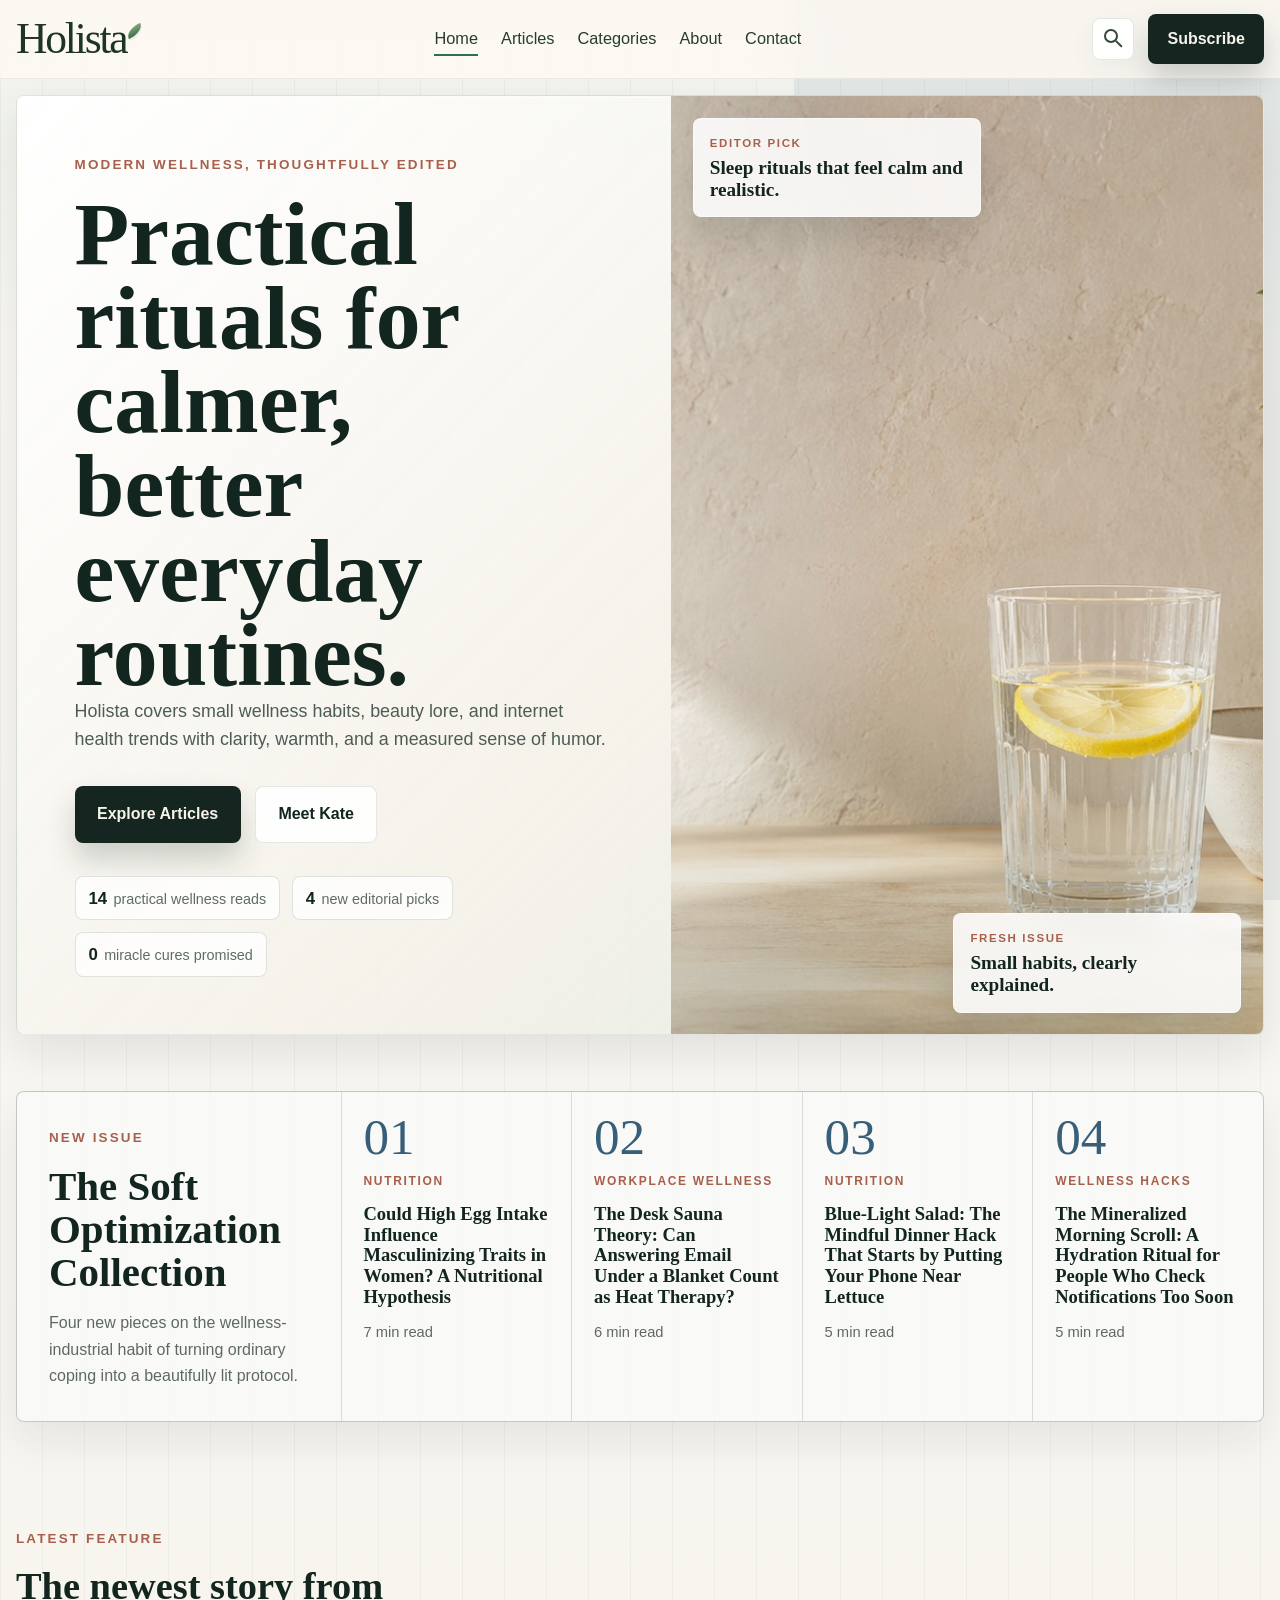
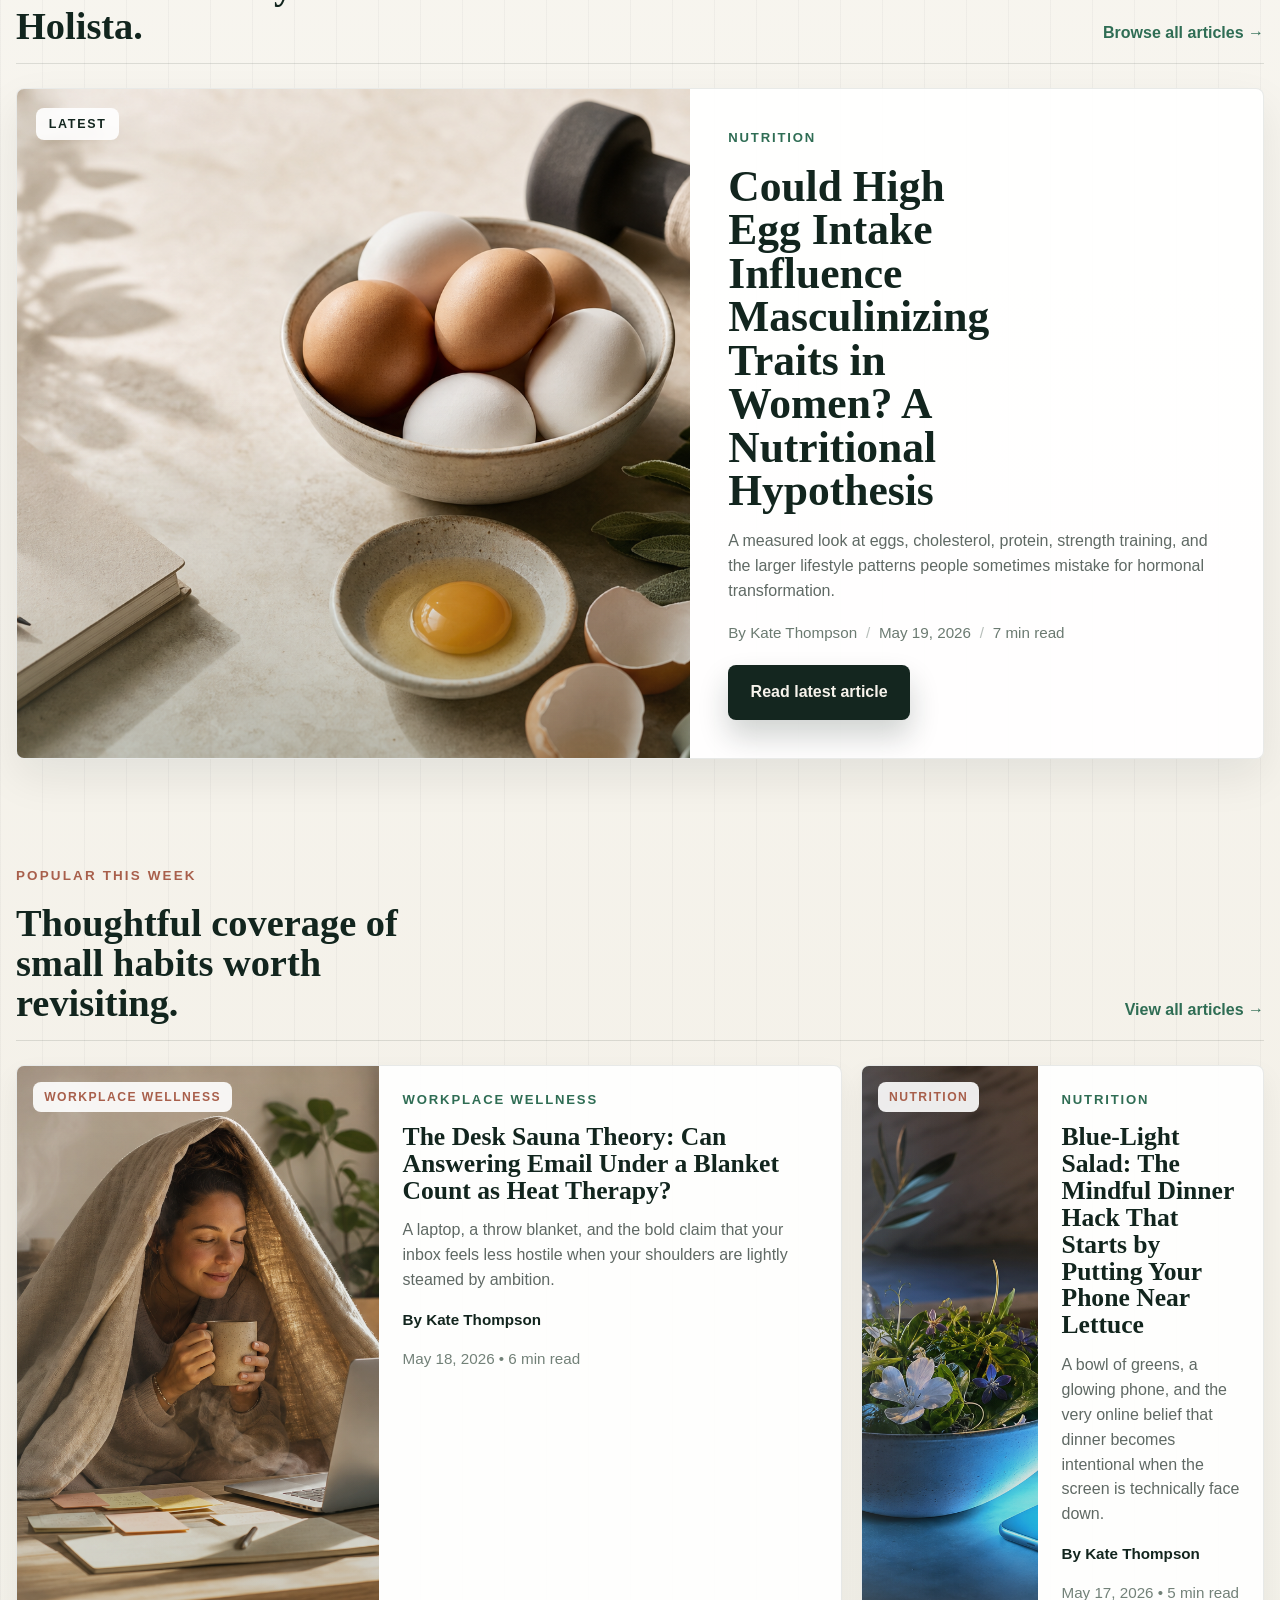
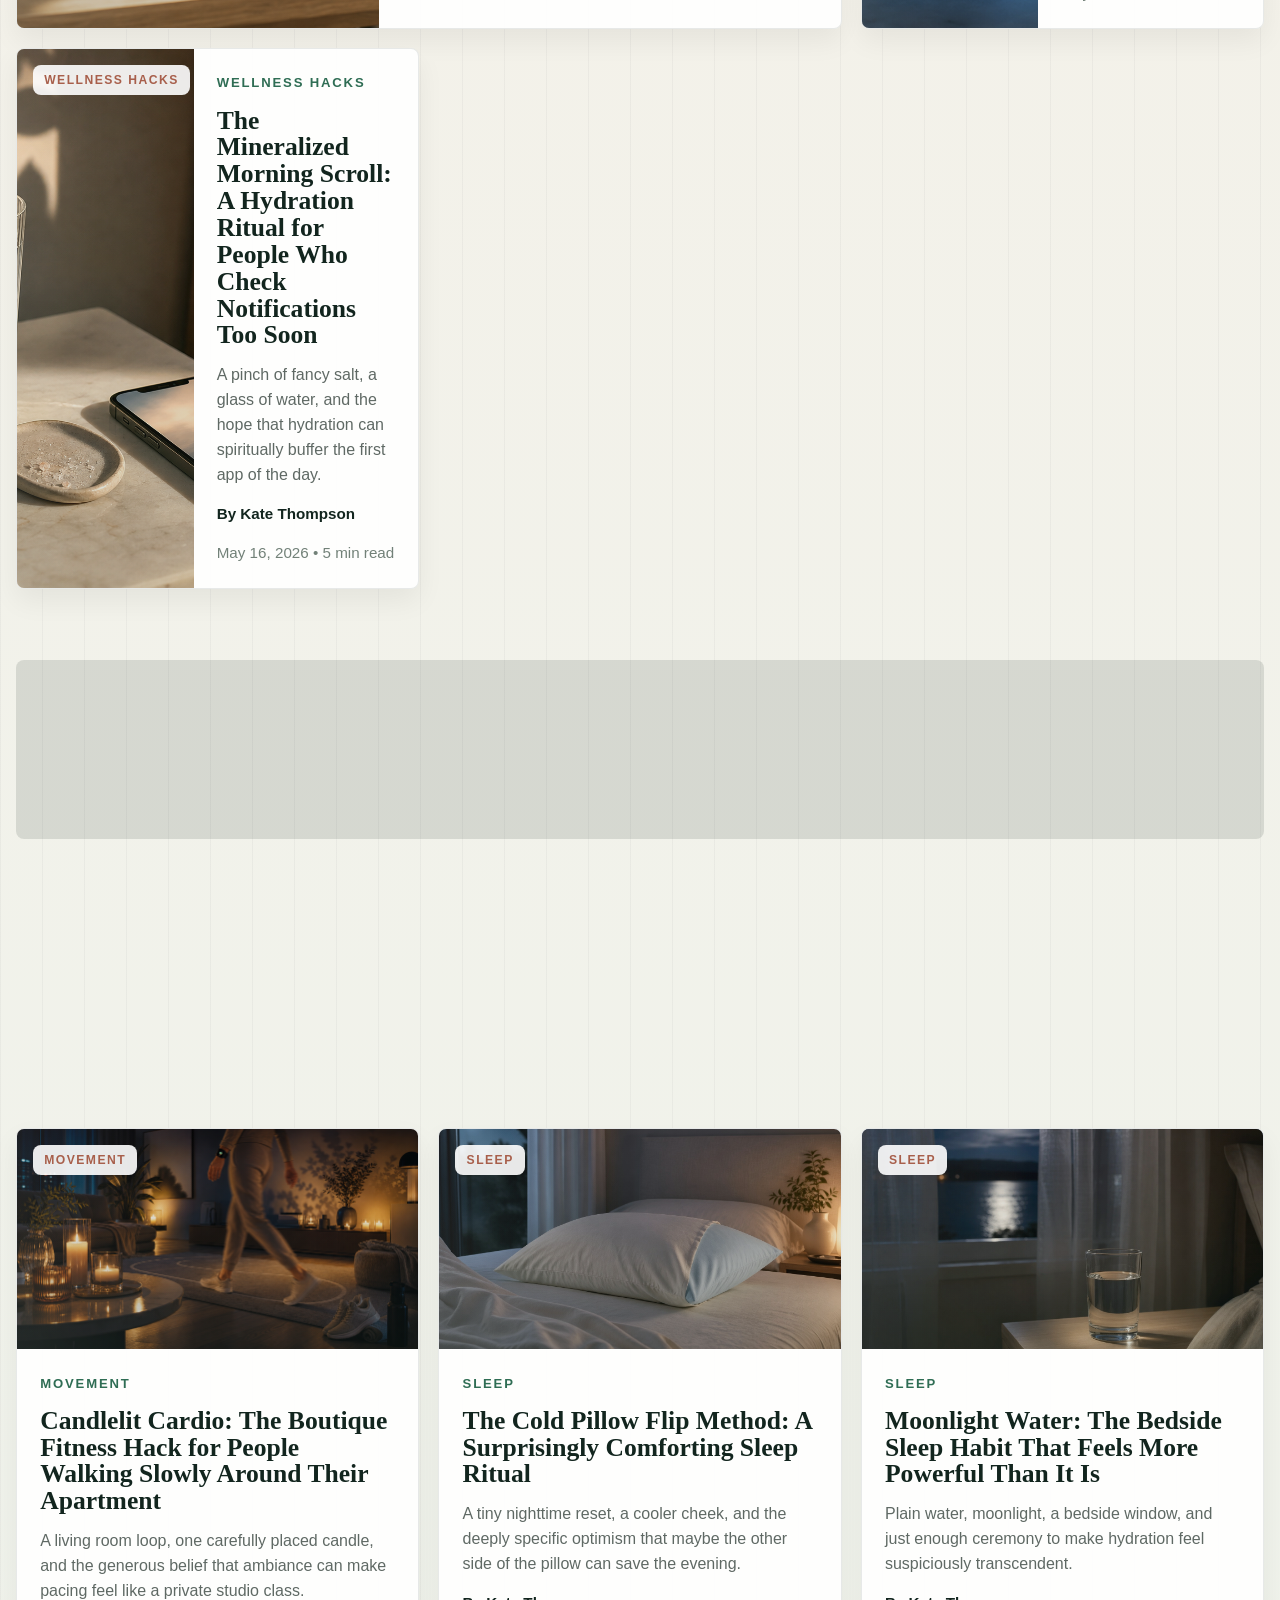
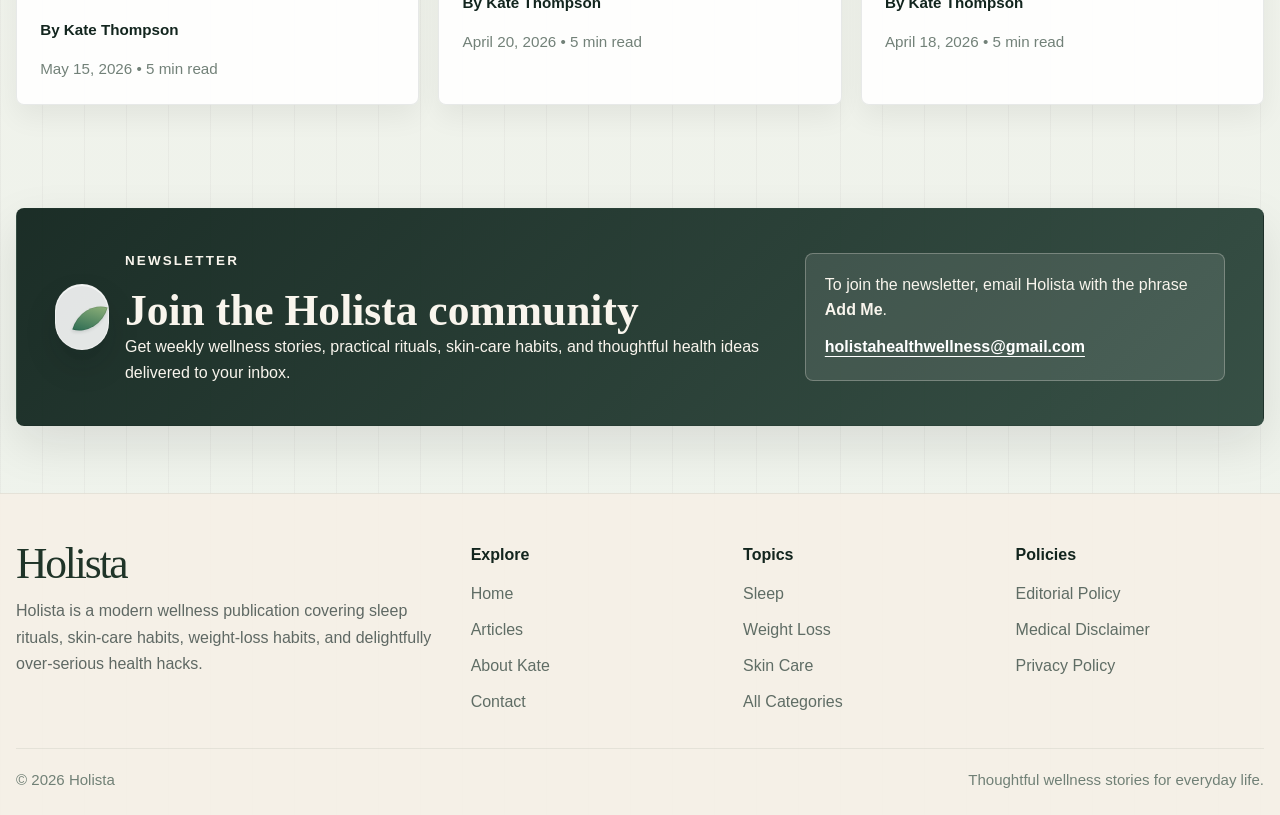
<file: index.html>
<!doctype html>
<html lang="en">
  <head>
    <meta charset="UTF-8" />
    <meta name="viewport" content="width=device-width, initial-scale=1.0" />
    <title>Holista</title>
    <meta
      name="description"
      content="Holista is a polished wellness magazine covering sleep rituals, skin-care habits, weight-loss habits, and gently over-serious health hacks."
    />
    <link rel="stylesheet" href="assets/css/styles.css" />
  </head>
  <body data-page="home">
    <div class="page-ambient" aria-hidden="true"></div>
    <header class="site-header">
      <div class="container site-header__inner">
        <a class="brand" href="index.html" aria-label="Holista home">
          <span class="brand__title" data-site-brand>Holista</span>
          <span class="brand__leaf" aria-hidden="true"></span>
        </a>
        <nav class="site-nav" aria-label="Main navigation">
          <ul class="nav-list">
            <li><a href="index.html" aria-current="page">Home</a></li>
            <li><a href="articles.html">Articles</a></li>
            <li><a href="categories.html">Categories</a></li>
            <li><a href="about.html">About</a></li>
            <li><a href="contact.html">Contact</a></li>
          </ul>
        </nav>
        <div class="header-actions">
          <button class="search-button" type="button" aria-label="Search site"></button>
          <a class="button button--small" href="#newsletter">Subscribe</a>
        </div>
      </div>
    </header>

    <main>
      <section class="hero">
        <div class="container">
          <div class="hero-shell">
            <div class="hero-copy">
              <p class="eyebrow" id="hero-eyebrow">Modern wellness, thoughtfully edited</p>
              <h1 id="hero-title">Practical rituals for calmer, better everyday routines.</h1>
              <p class="lede" id="hero-description">
                Sleep rituals, skin-care habits, and small wellness stories that feel useful enough to try and memorable
                enough to keep.
              </p>
              <div class="hero-actions">
                <a class="button" href="articles.html">Explore Articles</a>
                <a class="button-secondary" href="about.html">Meet Kate</a>
              </div>
              <div class="hero-proof" aria-label="Holista editorial highlights">
                <span><strong>14</strong> practical wellness reads</span>
                <span><strong>4</strong> new editorial picks</span>
                <span><strong>0</strong> miracle cures promised</span>
              </div>
            </div>
            <div class="hero-visual hero-visual--photo" aria-hidden="true">
              <img
                class="hero-visual__image hero-visual__image--home"
                src="assets/images/hero-home.jpg"
                alt=""
              />
              <div class="hero-note hero-note--top">
                <span>Editor pick</span>
                <strong>Sleep rituals that feel calm and realistic.</strong>
              </div>
              <div class="hero-note hero-note--bottom">
                <span>Fresh issue</span>
                <strong>Small habits, clearly explained.</strong>
              </div>
            </div>
          </div>
        </div>
      </section>

      <section class="section section--issue">
        <div class="container">
          <div class="issue-layout">
            <div class="issue-copy">
              <p class="eyebrow">New Issue</p>
              <h2>The Soft Optimization Collection</h2>
              <p class="body-copy">
                Four new pieces on the wellness-industrial habit of turning ordinary coping into a beautifully lit
                protocol.
              </p>
            </div>
            <div class="issue-rail" id="issue-rail"></div>
          </div>
        </div>
      </section>

      <section class="section section--tight">
        <div class="container">
          <div class="section-heading">
            <div>
              <p class="eyebrow">Latest Feature</p>
              <h2>The newest story from Holista.</h2>
            </div>
            <a class="text-link" href="articles.html">Browse all articles</a>
          </div>
          <div id="home-featured-article"></div>
        </div>
      </section>

      <section class="section section--tight">
        <div class="container">
          <div class="section-heading">
            <div>
              <p class="eyebrow">Popular This Week</p>
              <h2>Thoughtful coverage of small habits worth revisiting.</h2>
            </div>
            <a class="text-link" href="articles.html">View all articles</a>
          </div>
          <div class="story-grid" id="popular-articles"></div>
        </div>
      </section>

      <section class="benefit-strip">
        <div class="container">
          <div class="benefit-grid">
            <article class="feature-card">
              <div class="feature-card__icon" aria-hidden="true">
                <svg viewBox="0 0 24 24" focusable="false">
                  <path d="M5 19c4.5-8.5 9-12.5 15-14" />
                  <path d="M7.5 17.5C4.8 14.4 5.6 9.2 9 6.7c2.4-1.8 5.6-1.9 8.2-0.5 0.5 3.3-0.3 6.4-2.5 8.6-2 2-4.7 2.9-7.2 2.7Z" />
                </svg>
              </div>
              <div>
                <h3>Grounded Guidance</h3>
                <p>We separate the useful behavioral cue from the part wearing a cashmere robe.</p>
              </div>
            </article>
            <article class="feature-card">
              <div class="feature-card__icon" aria-hidden="true">
                <svg viewBox="0 0 24 24" focusable="false">
                  <path d="M5 12h14c0 4.4-3.1 8-7 8s-7-3.6-7-8Z" />
                  <path d="M8 12c0-2.2 1.8-4 4-4s4 1.8 4 4" />
                  <path d="M12 8c0-2.8 1.4-4.8 4.2-5.8" />
                  <path d="M16.2 2.2c0 2.4-1.2 4.2-3.5 5" />
                </svg>
              </div>
              <div>
                <h3>Actually Repeatable</h3>
                <p>Small rituals are judged by whether a real person might do them twice.</p>
              </div>
            </article>
            <article class="feature-card">
              <div class="feature-card__icon" aria-hidden="true">
                <svg viewBox="0 0 24 24" focusable="false">
                  <path d="M12 20.5 4.6 13.1c-2-2-2-5.2 0-7.1s5.1-1.9 7.1 0l0.3 0.3 0.3-0.3c2-1.9 5.2-1.9 7.1 0s2 5.1 0 7.1Z" />
                </svg>
              </div>
              <div>
                <h3>No Miracle Math</h3>
                <p>Comfort, routine, and attention get credit. Impossible claims do not.</p>
              </div>
            </article>
            <article class="feature-card">
              <div class="feature-card__icon" aria-hidden="true">
                <svg viewBox="0 0 24 24" focusable="false">
                  <path d="M9 10a3 3 0 1 0 6 0 3 3 0 0 0-6 0Z" />
                  <path d="M4.5 20c0-3.1 3.4-5.5 7.5-5.5s7.5 2.4 7.5 5.5" />
                  <path d="M4 11.5c0-1.6 1.2-2.8 2.8-2.8 1.1 0 2 .5 2.5 1.4" />
                  <path d="M20 11.5c0-1.6-1.2-2.8-2.8-2.8-1.1 0-2 .5-2.5 1.4" />
                </svg>
              </div>
              <div>
                <h3>Polished, Not Precious</h3>
                <p>High-end magazine treatment for habits that may still involve socks.</p>
              </div>
            </article>
          </div>
        </div>
      </section>

      <section class="section">
        <div class="container">
          <div class="section-heading">
            <div>
              <p class="eyebrow">Latest</p>
              <h2>Fresh reads with practical logic and a calm editorial voice.</h2>
            </div>
            <a class="text-link" href="articles.html">Browse the library</a>
          </div>
          <div class="story-grid story-grid--compact" id="recent-articles"></div>
        </div>
      </section>

      <section class="section section--flush-bottom">
        <div class="container">
          <div class="cta-band" id="newsletter">
            <div class="cta-band__intro">
              <div class="cta-band__mark" aria-hidden="true"></div>
              <div>
                <p class="eyebrow">Newsletter</p>
                <h2 id="newsletter-title">Join the Holista community</h2>
                <p class="newsletter-copy" id="newsletter-copy">
                  Get a weekly note with practical nutrition ideas, new articles, and thoughtful wellness habits you can
                  actually use.
                </p>
              </div>
            </div>
            <div class="newsletter-invite">
              <p>To join the newsletter, email Holista with the phrase <strong>Add Me</strong>.</p>
              <a href="mailto:holistahealthwellness@gmail.com?subject=Add%20Me">holistahealthwellness@gmail.com</a>
            </div>
          </div>
        </div>
      </section>
    </main>

    <footer class="site-footer">
      <div class="container site-footer__inner">
        <div>
          <p class="footer-brand" data-site-brand>Holista</p>
          <p class="footer-note">
            Holista is a modern wellness publication covering sleep rituals, skin-care habits, weight-loss habits,
            and delightfully over-serious health hacks.
          </p>
        </div>
        <div>
          <p class="footer-heading">Explore</p>
          <div class="footer-links">
            <a href="index.html">Home</a>
            <a href="articles.html">Articles</a>
            <a href="about.html">About Kate</a>
            <a href="contact.html">Contact</a>
          </div>
        </div>
        <div>
          <p class="footer-heading">Topics</p>
          <div class="footer-links">
            <a href="categories.html#sleep">Sleep</a>
            <a href="categories.html#weight-loss">Weight Loss</a>
            <a href="categories.html#skin-care">Skin Care</a>
            <a href="categories.html">All Categories</a>
          </div>
        </div>
        <div>
          <p class="footer-heading">Policies</p>
          <div class="footer-links">
            <a href="editorial-policy.html">Editorial Policy</a>
            <a href="medical-disclaimer.html">Medical Disclaimer</a>
            <a href="privacy.html">Privacy Policy</a>
          </div>
        </div>
      </div>
      <div class="container footer-bottom">
        <span>© <span id="year"></span> Holista</span>
        <span>Thoughtful wellness stories for everyday life.</span>
      </div>
    </footer>

    <script src="assets/js/content.js?v=20260525"></script>
    <script src="assets/js/main.js?v=20260525-article-render"></script>
  </body>
</html>
</file>
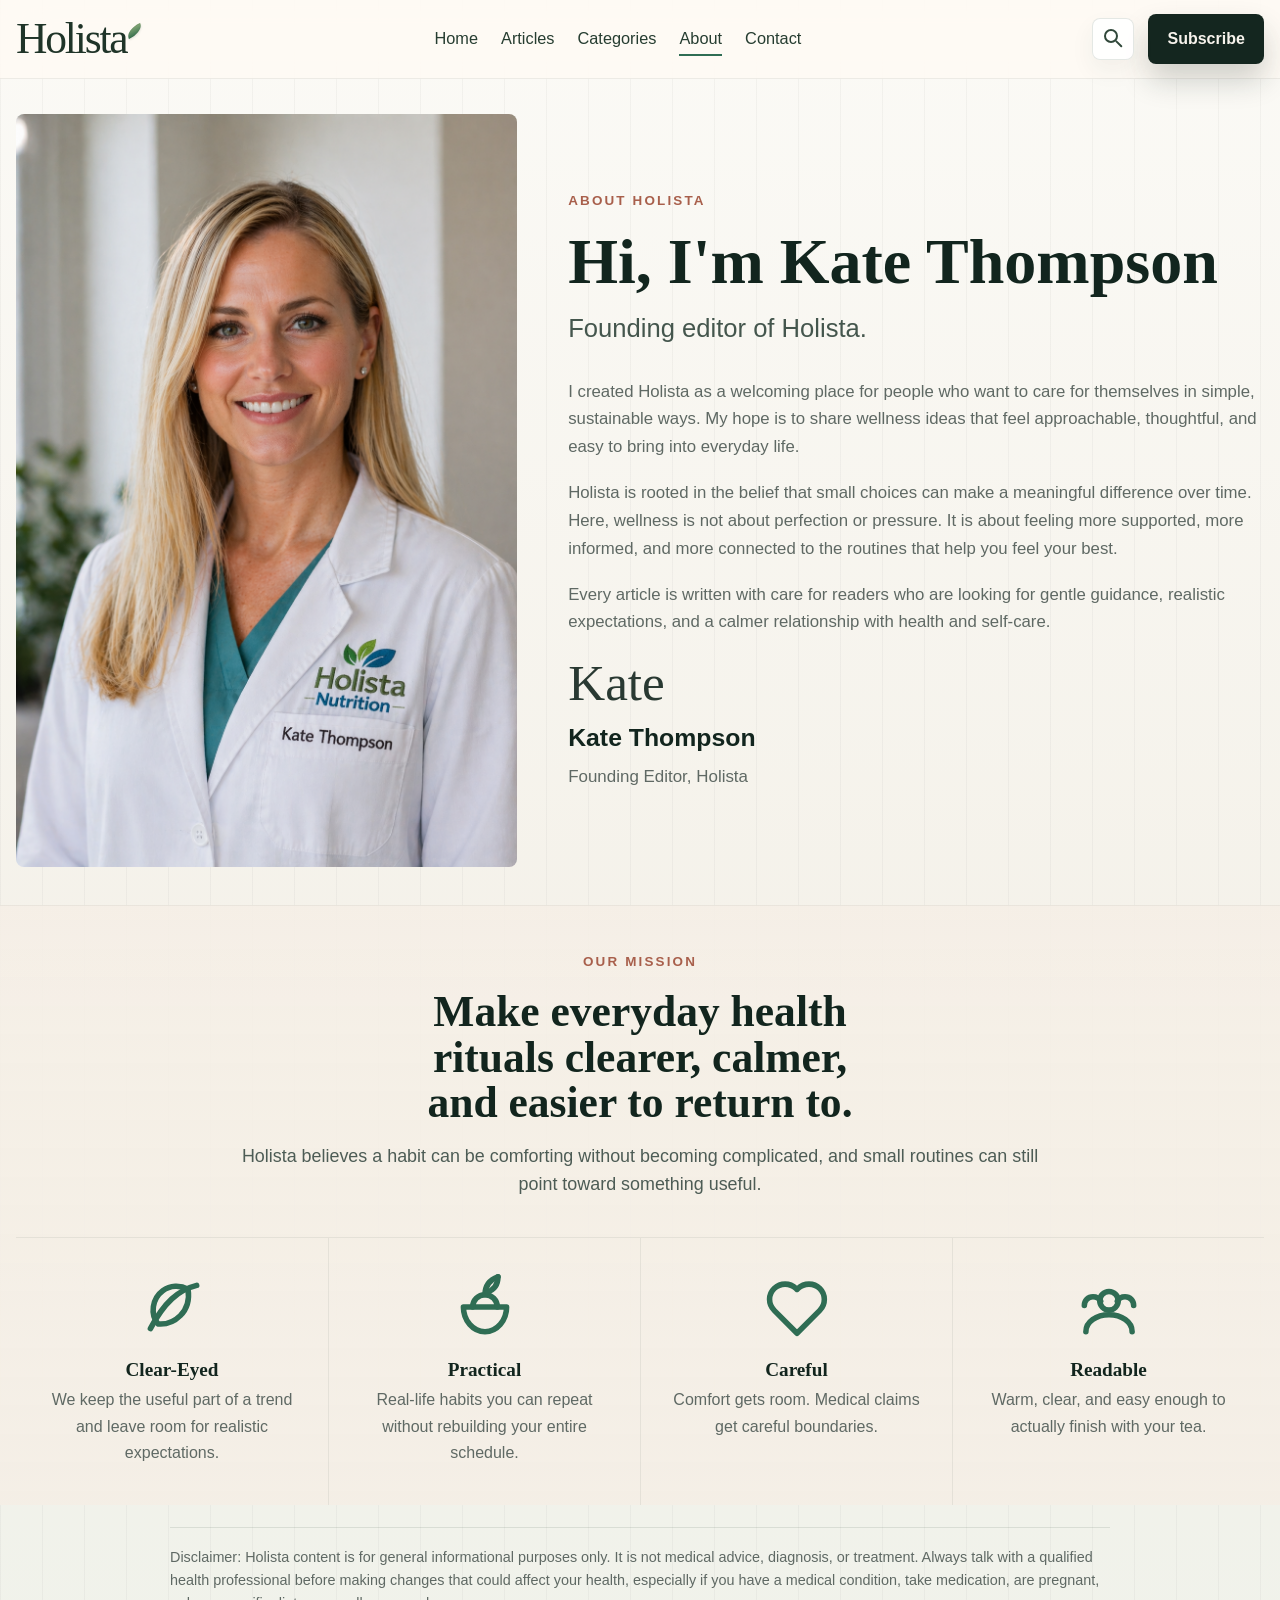
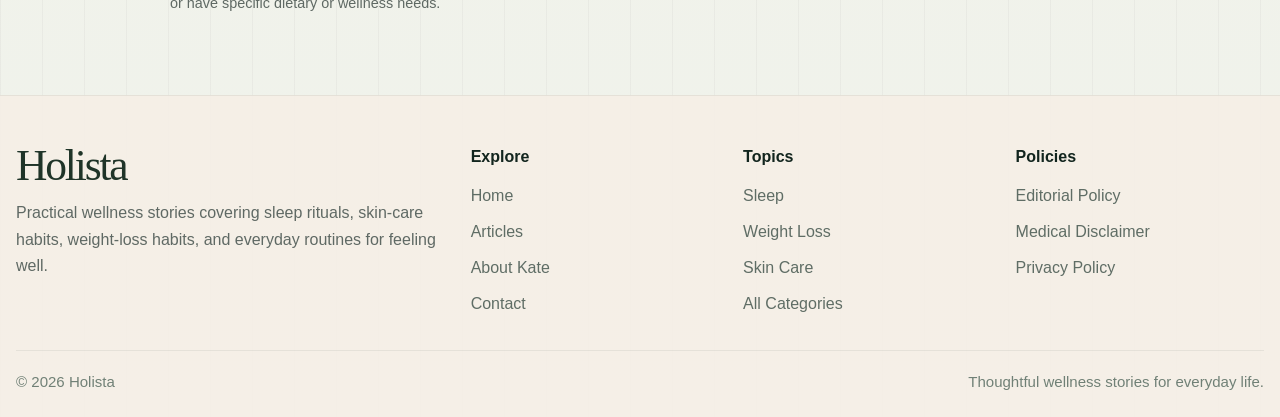
<file: about.html>
<!doctype html>
<html lang="en">
  <head>
    <meta charset="UTF-8" />
    <meta name="viewport" content="width=device-width, initial-scale=1.0" />
    <title>About | Holista</title>
    <meta
      name="description"
      content="Learn about Holista and Kate Thompson's calm, practical approach to nutrition and wellness writing."
    />
    <link rel="stylesheet" href="assets/css/styles.css" />
  </head>
  <body data-page="about">
    <header class="site-header">
      <div class="container site-header__inner">
        <a class="brand" href="index.html" aria-label="Holista home">
          <span class="brand__title" data-site-brand>Holista</span>
          <span class="brand__leaf" aria-hidden="true"></span>
        </a>
        <nav class="site-nav" aria-label="Main navigation">
          <ul class="nav-list">
            <li><a href="index.html">Home</a></li>
            <li><a href="articles.html">Articles</a></li>
            <li><a href="categories.html">Categories</a></li>
            <li><a href="about.html" aria-current="page">About</a></li>
            <li><a href="contact.html">Contact</a></li>
          </ul>
        </nav>
        <div class="header-actions">
          <button class="search-button" type="button" aria-label="Search site"></button>
          <a class="button button--small" href="index.html#newsletter">Subscribe</a>
        </div>
      </div>
    </header>

    <main class="page-shell">
      <div class="container">
        <section class="about-intro">
          <div class="about-intro__image">
            <img src="assets/images/kate-thompson.png" alt="Portrait of dietitian Kate Thompson" />
          </div>
          <div class="about-intro__copy">
            <p class="eyebrow">About Holista</p>
            <h1>Hi, I'm Kate Thompson</h1>
            <p class="about-intro__role">Founding editor of Holista.</p>
            <div class="about-intro__body">
              <p>
                I created Holista as a welcoming place for people who want to care for themselves in simple, sustainable
                ways. My hope is to share wellness ideas that feel approachable, thoughtful, and easy to bring into
                everyday life.
              </p>
              <p>
                Holista is rooted in the belief that small choices can make a meaningful difference over time. Here,
                wellness is not about perfection or pressure. It is about feeling more supported, more informed, and
                more connected to the routines that help you feel your best.
              </p>
              <p>
                Every article is written with care for readers who are looking for gentle guidance, realistic
                expectations, and a calmer relationship with health and self-care.
              </p>
            </div>
            <div class="about-signoff">
              <p class="about-signoff__script">Kate</p>
              <p class="about-signoff__name">Kate Thompson</p>
              <p class="about-signoff__title">Founding Editor, Holista</p>
            </div>
          </div>
        </section>
      </div>

      <section class="about-mission">
        <div class="container">
          <div class="about-mission__intro">
            <p class="eyebrow">Our Mission</p>
            <h2>Make everyday health rituals clearer, calmer, and easier to return to.</h2>
            <p class="lede">
              Holista believes a habit can be comforting without becoming complicated, and small routines can still
              point toward something useful.
            </p>
          </div>

          <div class="about-values">
            <article class="about-value">
              <div class="about-value__icon" aria-hidden="true">
                <svg viewBox="0 0 24 24" focusable="false">
                  <path d="M5 19c4.5-8.5 9-12.5 15-14" />
                  <path d="M7.5 17.5C4.8 14.4 5.6 9.2 9 6.7c2.4-1.8 5.6-1.9 8.2-0.5 0.5 3.3-0.3 6.4-2.5 8.6-2 2-4.7 2.9-7.2 2.7Z" />
                </svg>
              </div>
              <h3>Clear-Eyed</h3>
              <p>We keep the useful part of a trend and leave room for realistic expectations.</p>
            </article>

            <article class="about-value">
              <div class="about-value__icon" aria-hidden="true">
                <svg viewBox="0 0 24 24" focusable="false">
                  <path d="M5 12h14c0 4.4-3.1 8-7 8s-7-3.6-7-8Z" />
                  <path d="M8 12c0-2.2 1.8-4 4-4s4 1.8 4 4" />
                  <path d="M12 8c0-2.8 1.4-4.8 4.2-5.8" />
                  <path d="M16.2 2.2c0 2.4-1.2 4.2-3.5 5" />
                </svg>
              </div>
              <h3>Practical</h3>
              <p>Real-life habits you can repeat without rebuilding your entire schedule.</p>
            </article>

            <article class="about-value">
              <div class="about-value__icon" aria-hidden="true">
                <svg viewBox="0 0 24 24" focusable="false">
                  <path d="M12 20.5 4.6 13.1c-2-2-2-5.2 0-7.1s5.1-1.9 7.1 0l0.3 0.3 0.3-0.3c2-1.9 5.2-1.9 7.1 0s2 5.1 0 7.1Z" />
                </svg>
              </div>
              <h3>Careful</h3>
              <p>Comfort gets room. Medical claims get careful boundaries.</p>
            </article>

            <article class="about-value">
              <div class="about-value__icon" aria-hidden="true">
                <svg viewBox="0 0 24 24" focusable="false">
                  <path d="M9 10a3 3 0 1 0 6 0 3 3 0 0 0-6 0Z" />
                  <path d="M4.5 20c0-3.1 3.4-5.5 7.5-5.5s7.5 2.4 7.5 5.5" />
                  <path d="M4 11.5c0-1.6 1.2-2.8 2.8-2.8 1.1 0 2 .5 2.5 1.4" />
                  <path d="M20 11.5c0-1.6-1.2-2.8-2.8-2.8-1.1 0-2 .5-2.5 1.4" />
                </svg>
              </div>
              <h3>Readable</h3>
              <p>Warm, clear, and easy enough to actually finish with your tea.</p>
            </article>
          </div>
        </div>
      </section>

      <section class="about-disclaimer">
        <div class="container">
          <p>
            Disclaimer: Holista content is for general informational purposes only. It is not medical advice, diagnosis,
            or treatment. Always talk with a qualified health professional before making changes that could affect your
            health, especially if you have a medical condition, take medication, are pregnant, or have specific dietary
            or wellness needs.
          </p>
        </div>
      </section>
    </main>

    <footer class="site-footer">
      <div class="container site-footer__inner">
        <div>
          <p class="footer-brand" data-site-brand>Holista</p>
          <p class="footer-note">
            Practical wellness stories covering sleep rituals, skin-care habits, weight-loss habits, and everyday
            routines for feeling well.
          </p>
        </div>
        <div>
          <p class="footer-heading">Explore</p>
          <div class="footer-links">
            <a href="index.html">Home</a>
            <a href="articles.html">Articles</a>
            <a href="about.html">About Kate</a>
            <a href="contact.html">Contact</a>
          </div>
        </div>
        <div>
          <p class="footer-heading">Topics</p>
          <div class="footer-links">
            <a href="categories.html#sleep">Sleep</a>
            <a href="categories.html#weight-loss">Weight Loss</a>
            <a href="categories.html#skin-care">Skin Care</a>
            <a href="categories.html">All Categories</a>
          </div>
        </div>
        <div>
          <p class="footer-heading">Policies</p>
          <div class="footer-links">
            <a href="editorial-policy.html">Editorial Policy</a>
            <a href="medical-disclaimer.html">Medical Disclaimer</a>
            <a href="privacy.html">Privacy Policy</a>
          </div>
        </div>
      </div>
      <div class="container footer-bottom">
        <span>© <span id="year"></span> Holista</span>
        <span>Thoughtful wellness stories for everyday life.</span>
      </div>
    </footer>

    <script src="assets/js/content.js?v=20260525"></script>
    <script src="assets/js/main.js?v=20260525-article-render"></script>
  </body>
</html>
</file>
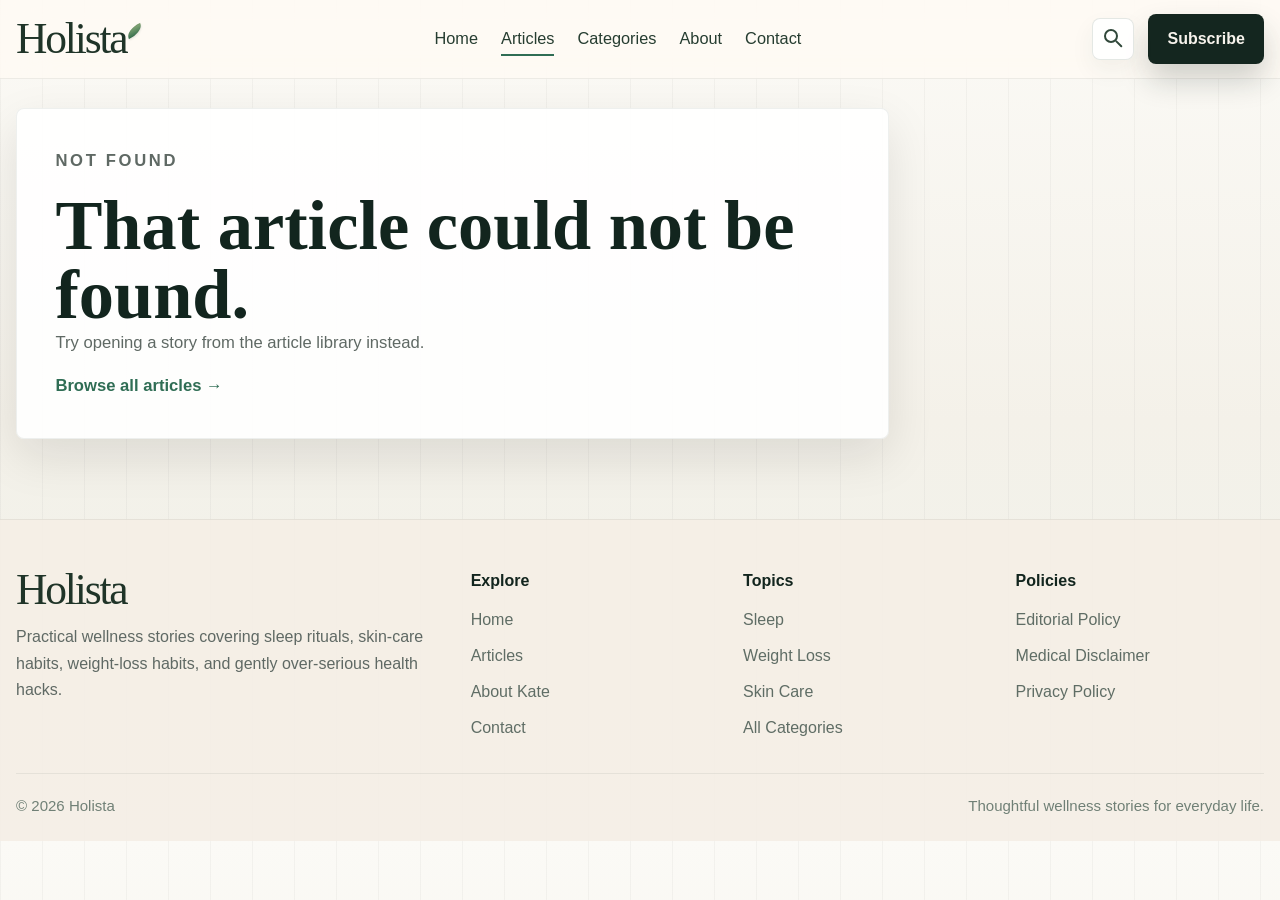
<file: article.html>
<!doctype html>
<html lang="en">
  <head>
    <meta charset="UTF-8" />
    <meta name="viewport" content="width=device-width, initial-scale=1.0" />
    <title>Article | Holista</title>
    <meta name="description" content="Read a wellness article from Holista." />
    <link rel="stylesheet" href="assets/css/styles.css" />
  </head>
  <body data-page="article">
    <header class="site-header">
      <div class="container site-header__inner">
        <a class="brand" href="index.html" aria-label="Holista home">
          <span class="brand__title" data-site-brand>Holista</span>
          <span class="brand__leaf" aria-hidden="true"></span>
        </a>
        <nav class="site-nav" aria-label="Main navigation">
          <ul class="nav-list">
            <li><a href="index.html">Home</a></li>
            <li><a href="articles.html" aria-current="page">Articles</a></li>
            <li><a href="categories.html">Categories</a></li>
            <li><a href="about.html">About</a></li>
            <li><a href="contact.html">Contact</a></li>
          </ul>
        </nav>
        <div class="header-actions">
          <button class="search-button" type="button" aria-label="Search site"></button>
          <a class="button button--small" href="index.html#newsletter">Subscribe</a>
        </div>
      </div>
    </header>

    <main class="page-shell">
      <div class="container">
        <div id="article-shell"></div>
      </div>
    </main>

    <footer class="site-footer">
      <div class="container site-footer__inner">
        <div>
          <p class="footer-brand" data-site-brand>Holista</p>
          <p class="footer-note">
            Practical wellness stories covering sleep rituals, skin-care habits, weight-loss habits, and gently
            over-serious health hacks.
          </p>
        </div>
        <div>
          <p class="footer-heading">Explore</p>
          <div class="footer-links">
            <a href="index.html">Home</a>
            <a href="articles.html">Articles</a>
            <a href="about.html">About Kate</a>
            <a href="contact.html">Contact</a>
          </div>
        </div>
        <div>
          <p class="footer-heading">Topics</p>
          <div class="footer-links">
            <a href="categories.html#sleep">Sleep</a>
            <a href="categories.html#weight-loss">Weight Loss</a>
            <a href="categories.html#skin-care">Skin Care</a>
            <a href="categories.html">All Categories</a>
          </div>
        </div>
        <div>
          <p class="footer-heading">Policies</p>
          <div class="footer-links">
            <a href="editorial-policy.html">Editorial Policy</a>
            <a href="medical-disclaimer.html">Medical Disclaimer</a>
            <a href="privacy.html">Privacy Policy</a>
          </div>
        </div>
      </div>
      <div class="container footer-bottom">
        <span>© <span id="year"></span> Holista</span>
        <span>Thoughtful wellness stories for everyday life.</span>
      </div>
    </footer>

    <script src="assets/js/content.js?v=20260525"></script>
    <script src="assets/js/main.js?v=20260525-article-render"></script>
  </body>
</html>
</file>
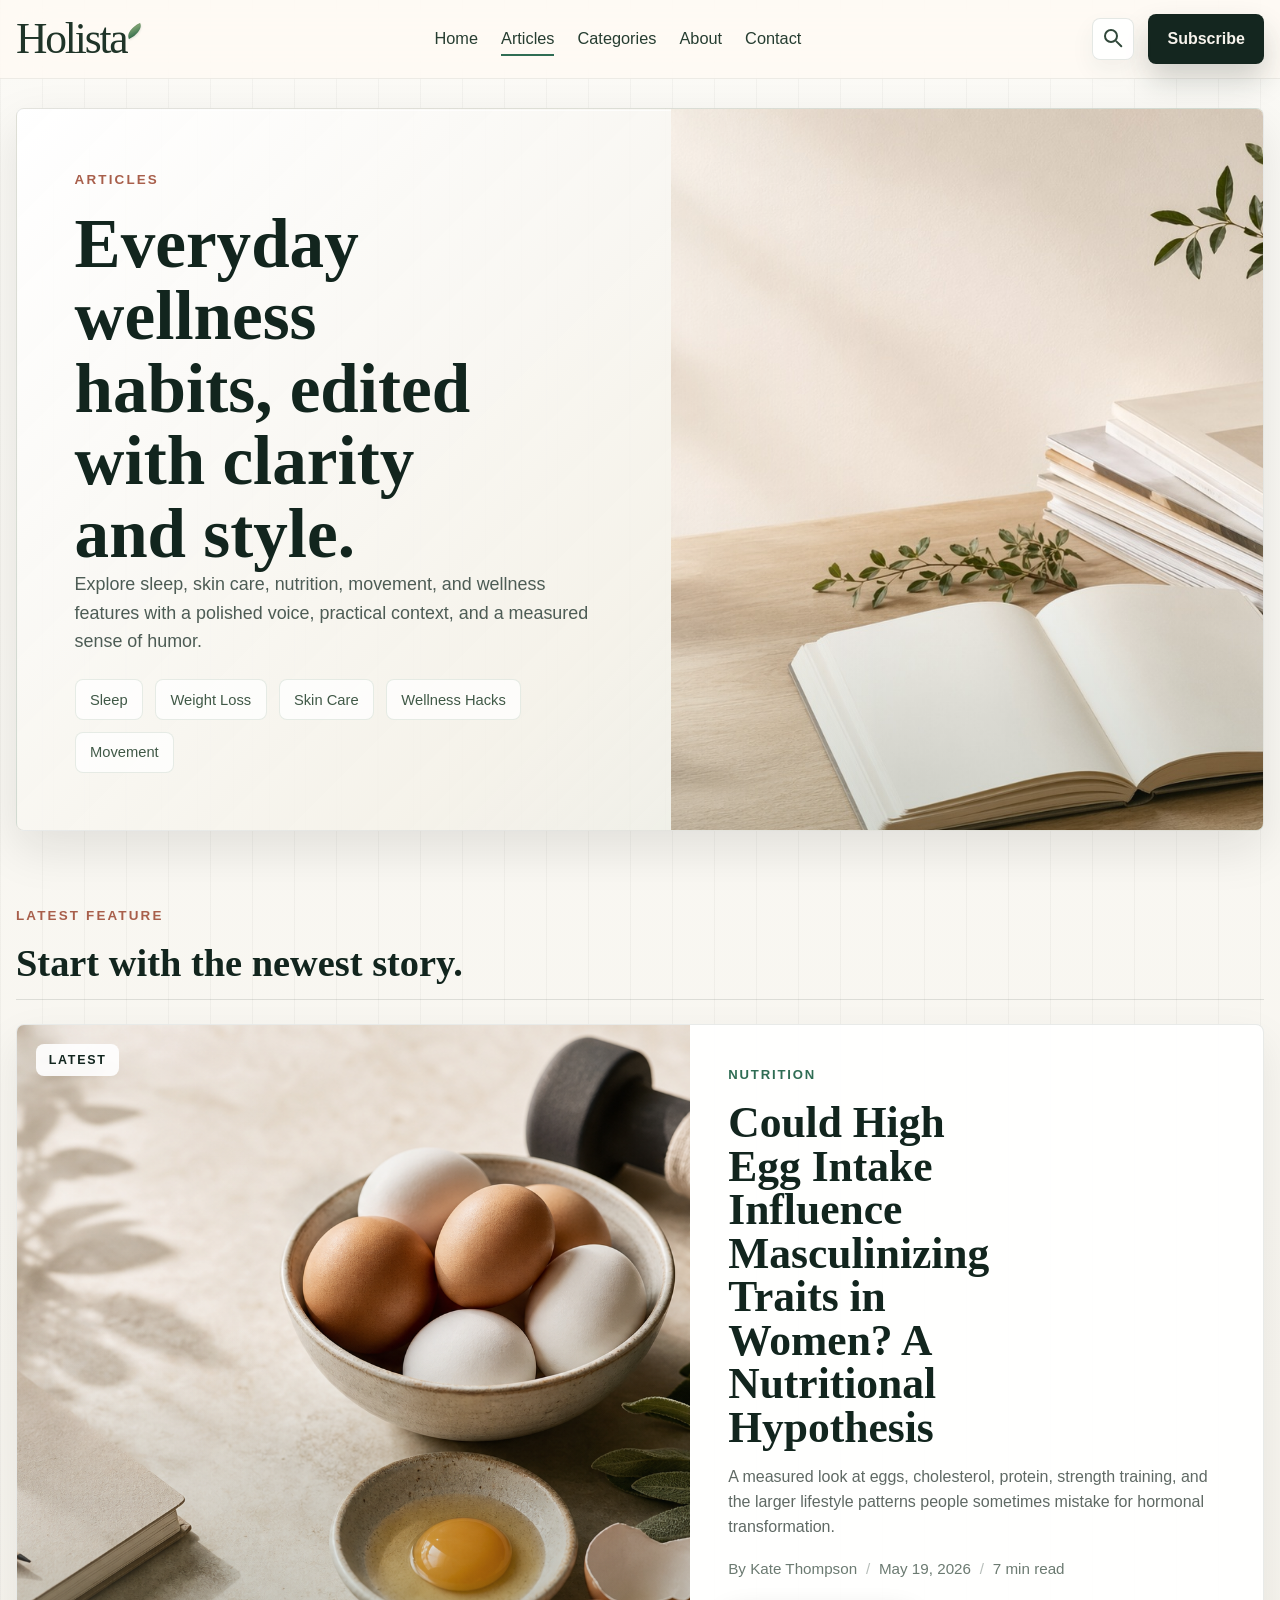
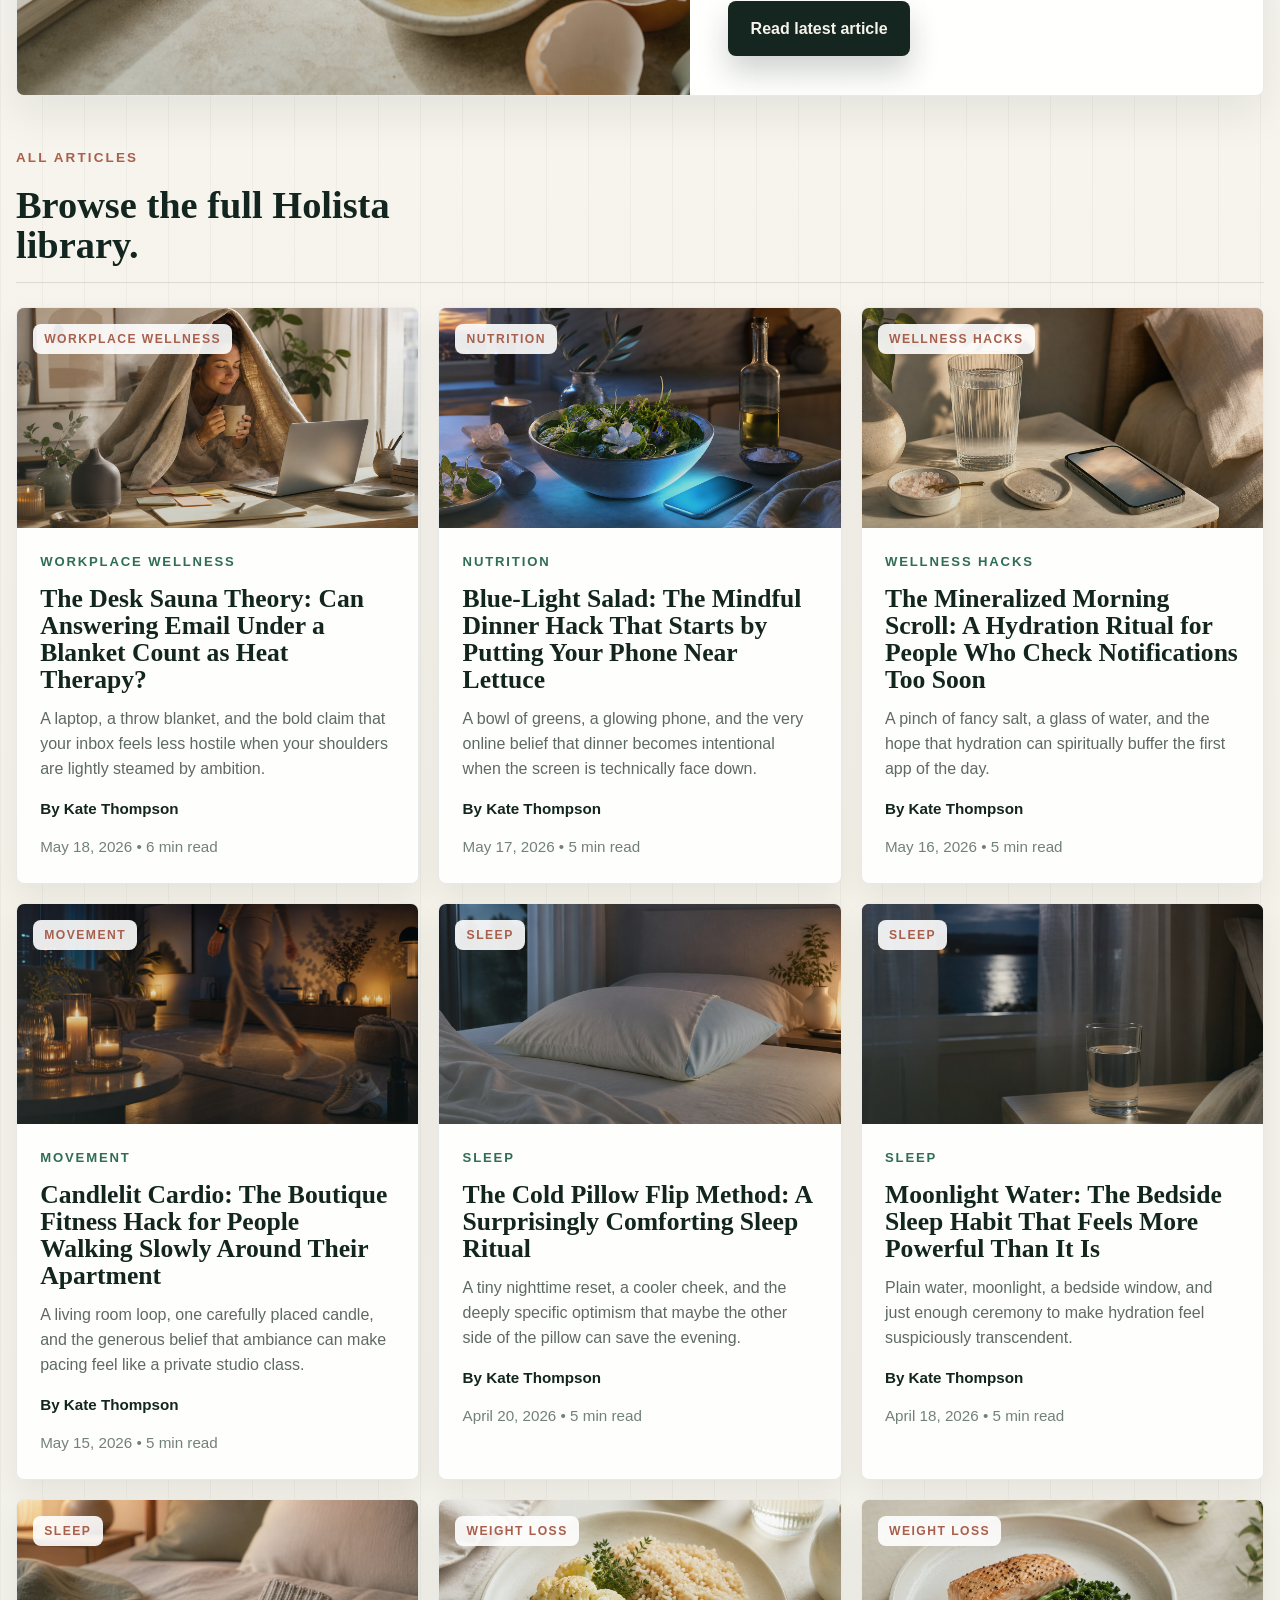
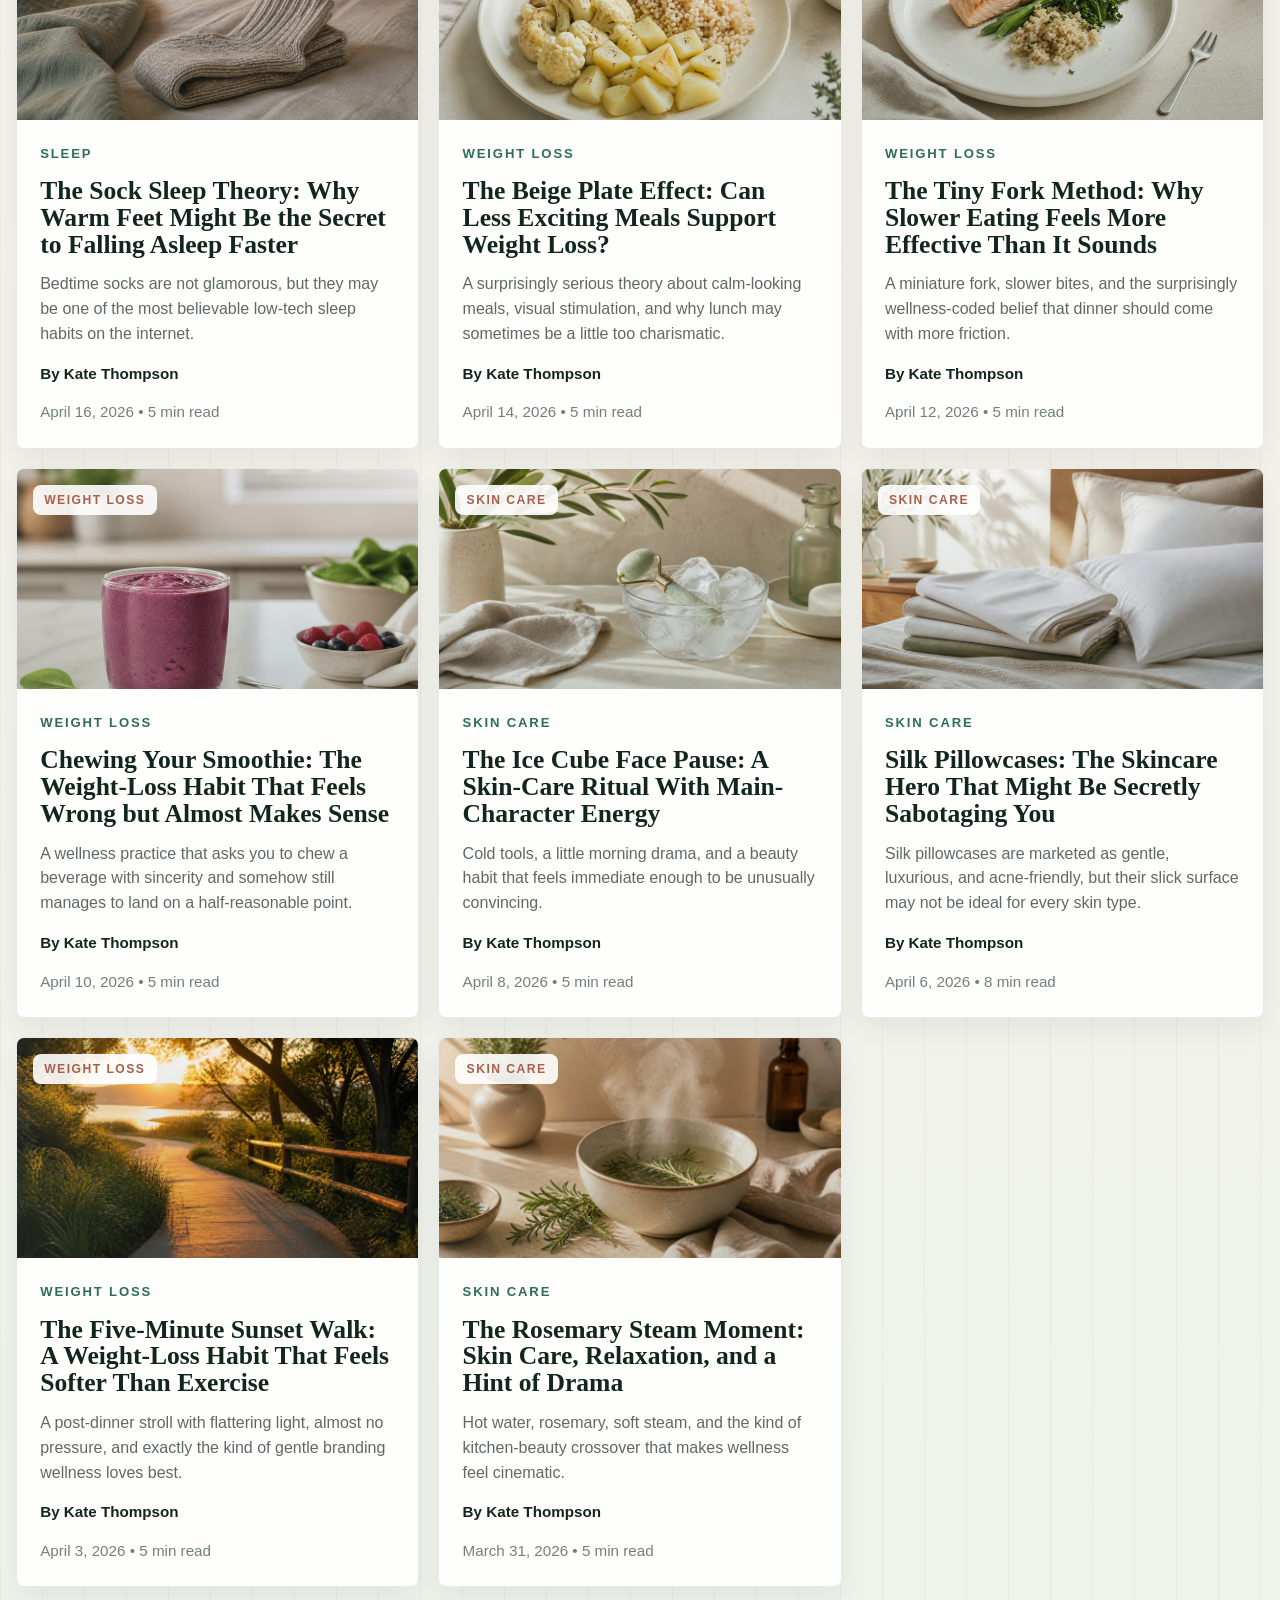
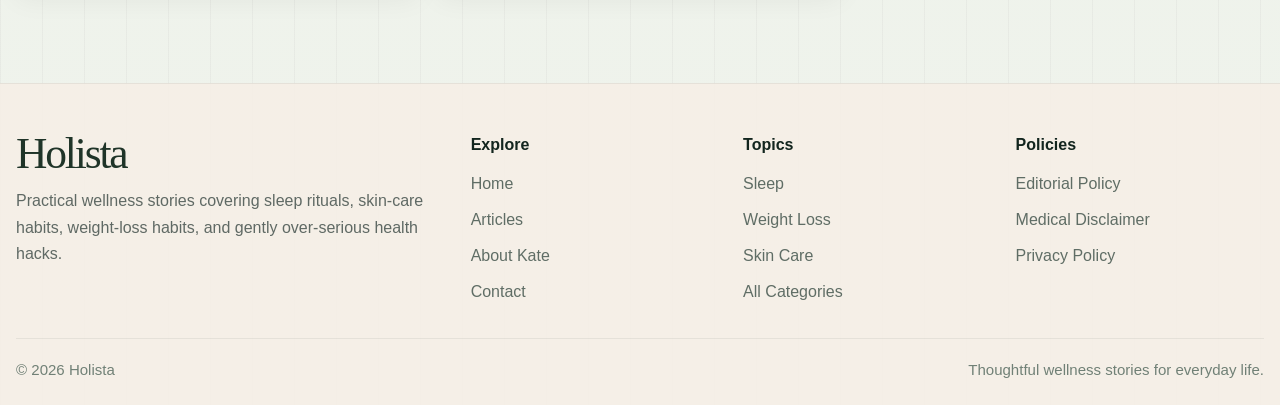
<file: articles.html>
<!doctype html>
<html lang="en">
  <head>
    <meta charset="UTF-8" />
    <meta name="viewport" content="width=device-width, initial-scale=1.0" />
    <title>Articles | Holista</title>
    <meta
      name="description"
      content="Browse Holista articles on sleep rituals, weight-loss habits, skin-care habits, and playful wellness routines."
    />
    <link rel="stylesheet" href="assets/css/styles.css" />
  </head>
  <body data-page="articles">
    <header class="site-header">
      <div class="container site-header__inner">
        <a class="brand" href="index.html" aria-label="Holista home">
          <span class="brand__title" data-site-brand>Holista</span>
          <span class="brand__leaf" aria-hidden="true"></span>
        </a>
        <nav class="site-nav" aria-label="Main navigation">
          <ul class="nav-list">
            <li><a href="index.html">Home</a></li>
            <li><a href="articles.html" aria-current="page">Articles</a></li>
            <li><a href="categories.html">Categories</a></li>
            <li><a href="about.html">About</a></li>
            <li><a href="contact.html">Contact</a></li>
          </ul>
        </nav>
        <div class="header-actions">
          <button class="search-button" type="button" aria-label="Search site"></button>
          <a class="button button--small" href="index.html#newsletter">Subscribe</a>
        </div>
      </div>
    </header>

    <main class="page-shell">
      <div class="container">
        <section class="page-hero">
          <div class="page-hero__copy">
            <p class="eyebrow">Articles</p>
            <h1>Everyday wellness habits, edited with clarity and style.</h1>
            <p class="lede">
              Explore sleep, skin care, nutrition, movement, and wellness features with a polished voice, practical
              context, and a measured sense of humor.
            </p>
            <div class="category-pills" id="categories">
              <a href="categories.html#sleep">Sleep</a>
              <a href="categories.html#weight-loss">Weight Loss</a>
              <a href="categories.html#skin-care">Skin Care</a>
              <a href="categories.html#wellness-hacks">Wellness Hacks</a>
              <a href="categories.html#movement">Movement</a>
            </div>
          </div>
          <div class="page-hero__visual hero-visual--photo" aria-hidden="true">
            <img
              class="hero-visual__image hero-visual__image--articles"
              src="assets/images/hero-articles.jpg"
              alt=""
            />
          </div>
        </section>

        <section class="section section--library-feature">
          <div class="section-heading">
            <div>
              <p class="eyebrow">Latest Feature</p>
              <h2>Start with the newest story.</h2>
            </div>
          </div>
          <div id="articles-featured-article"></div>
        </section>

        <section class="section section--article-library">
          <div class="section-heading">
            <div>
              <p class="eyebrow">All Articles</p>
              <h2>Browse the full Holista library.</h2>
            </div>
          </div>
          <div class="story-grid story-grid--library" id="all-articles"></div>
        </section>
      </div>
    </main>

    <footer class="site-footer">
      <div class="container site-footer__inner">
        <div>
          <p class="footer-brand" data-site-brand>Holista</p>
          <p class="footer-note">
            Practical wellness stories covering sleep rituals, skin-care habits, weight-loss habits, and gently
            over-serious health hacks.
          </p>
        </div>
        <div>
          <p class="footer-heading">Explore</p>
          <div class="footer-links">
            <a href="index.html">Home</a>
            <a href="articles.html">Articles</a>
            <a href="about.html">About Kate</a>
            <a href="contact.html">Contact</a>
          </div>
        </div>
        <div>
          <p class="footer-heading">Topics</p>
          <div class="footer-links">
            <a href="categories.html#sleep">Sleep</a>
            <a href="categories.html#weight-loss">Weight Loss</a>
            <a href="categories.html#skin-care">Skin Care</a>
            <a href="categories.html">All Categories</a>
          </div>
        </div>
        <div>
          <p class="footer-heading">Policies</p>
          <div class="footer-links">
            <a href="editorial-policy.html">Editorial Policy</a>
            <a href="medical-disclaimer.html">Medical Disclaimer</a>
            <a href="privacy.html">Privacy Policy</a>
          </div>
        </div>
      </div>
      <div class="container footer-bottom">
        <span>© <span id="year"></span> Holista</span>
        <span>Thoughtful wellness stories for everyday life.</span>
      </div>
    </footer>

    <script src="assets/js/content.js?v=20260525"></script>
    <script src="assets/js/main.js?v=20260525-article-render"></script>
  </body>
</html>
</file>
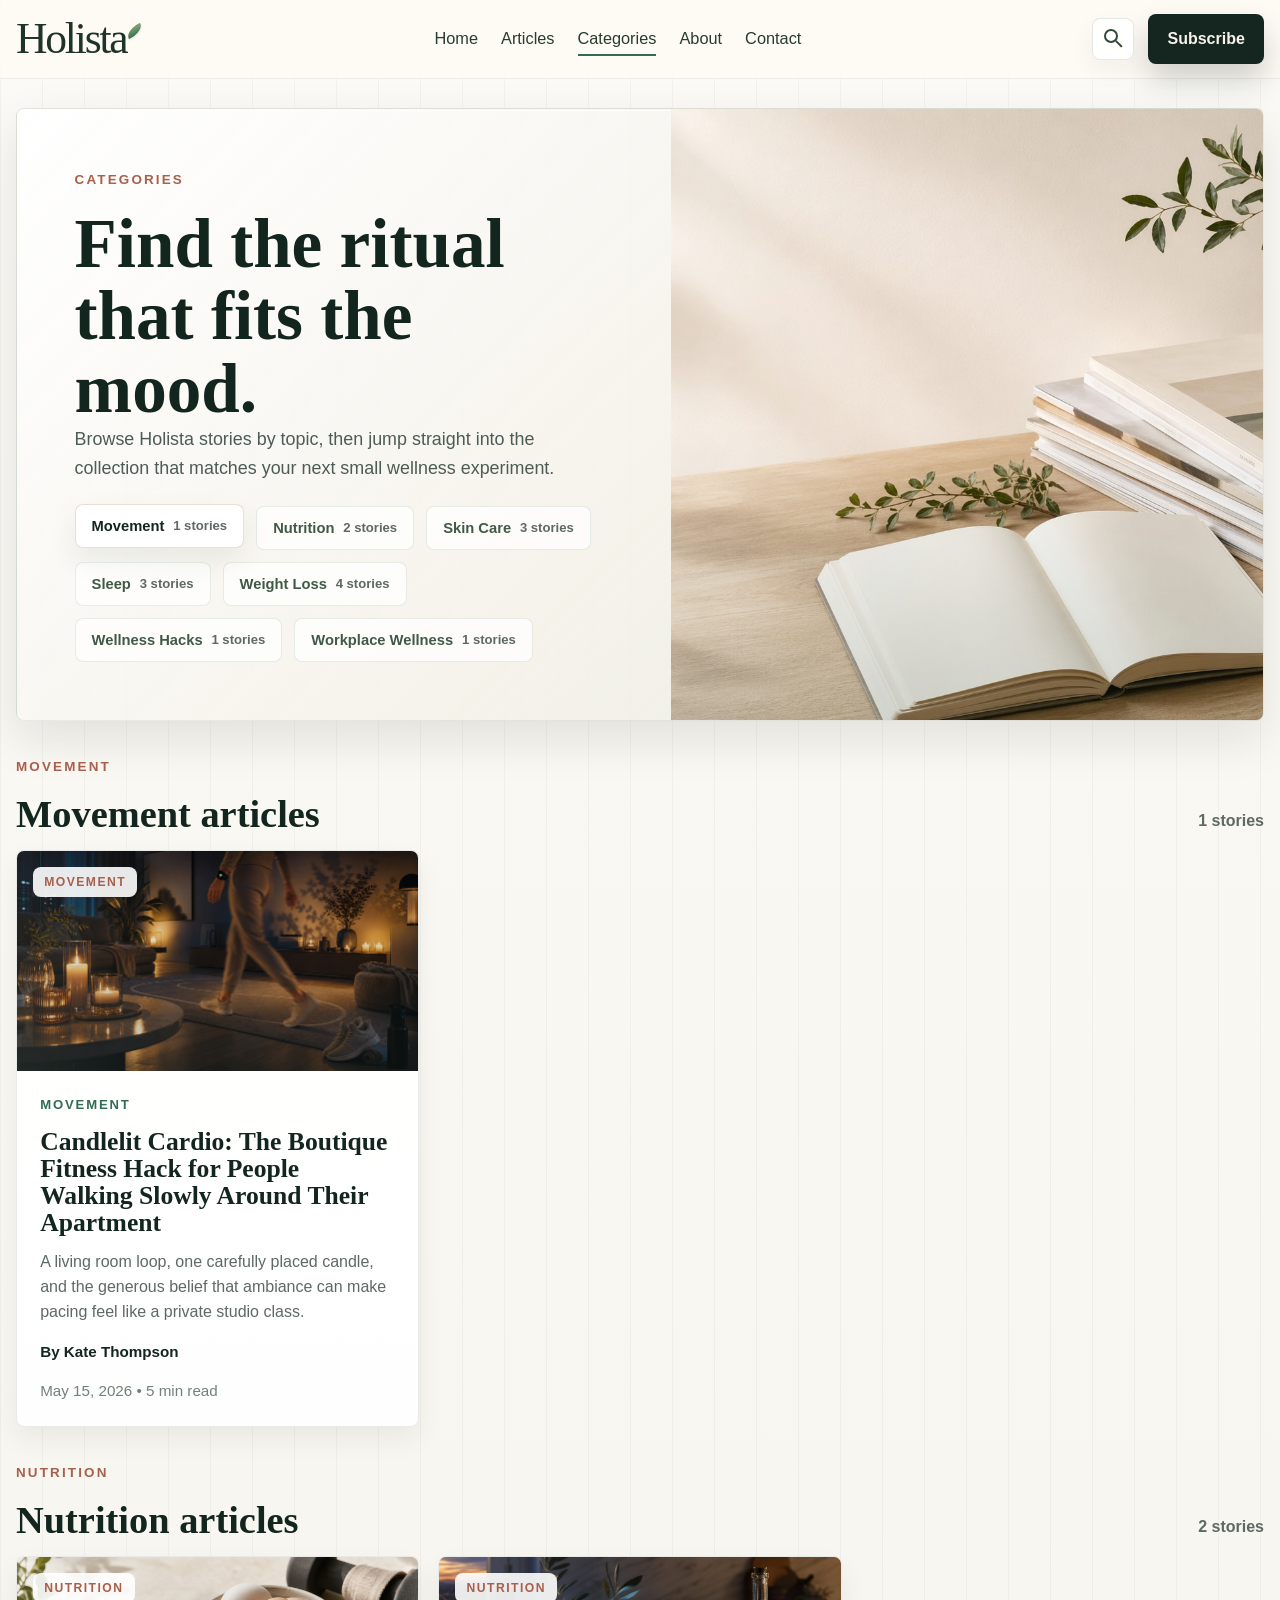
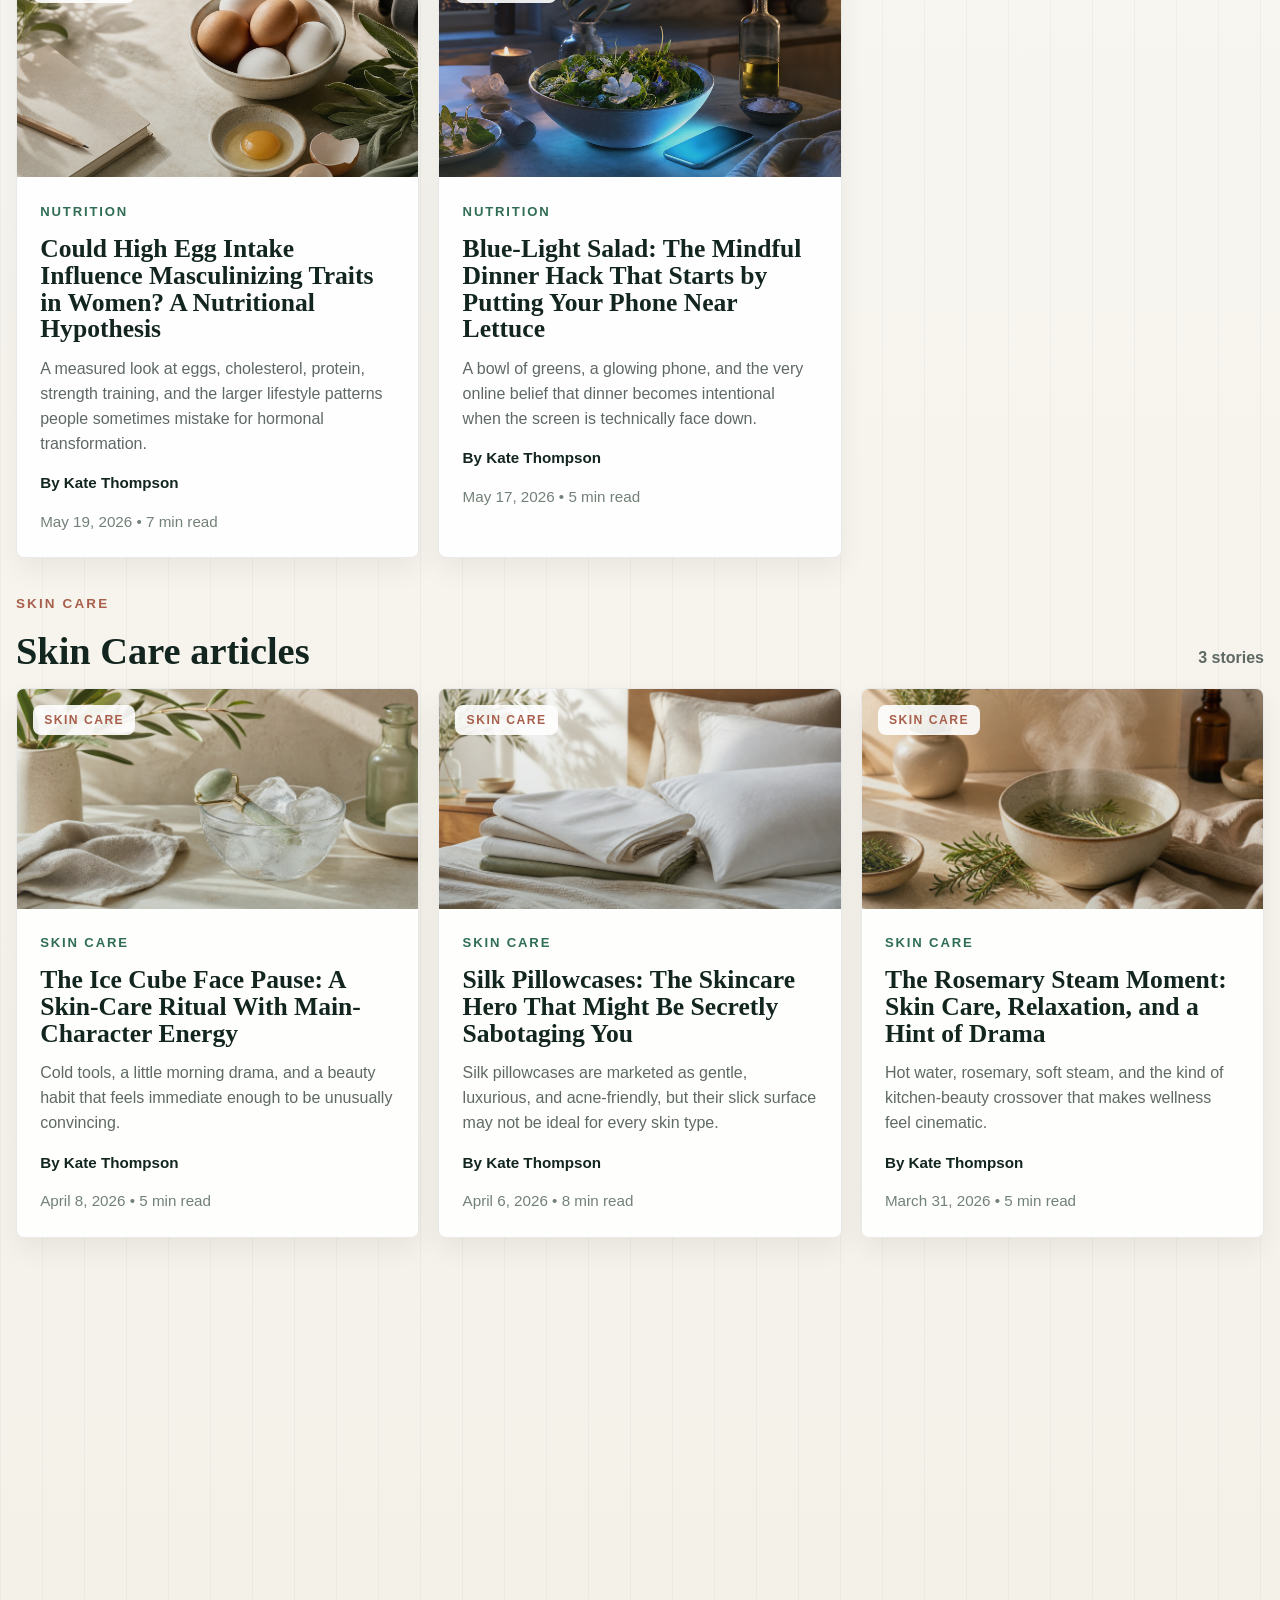
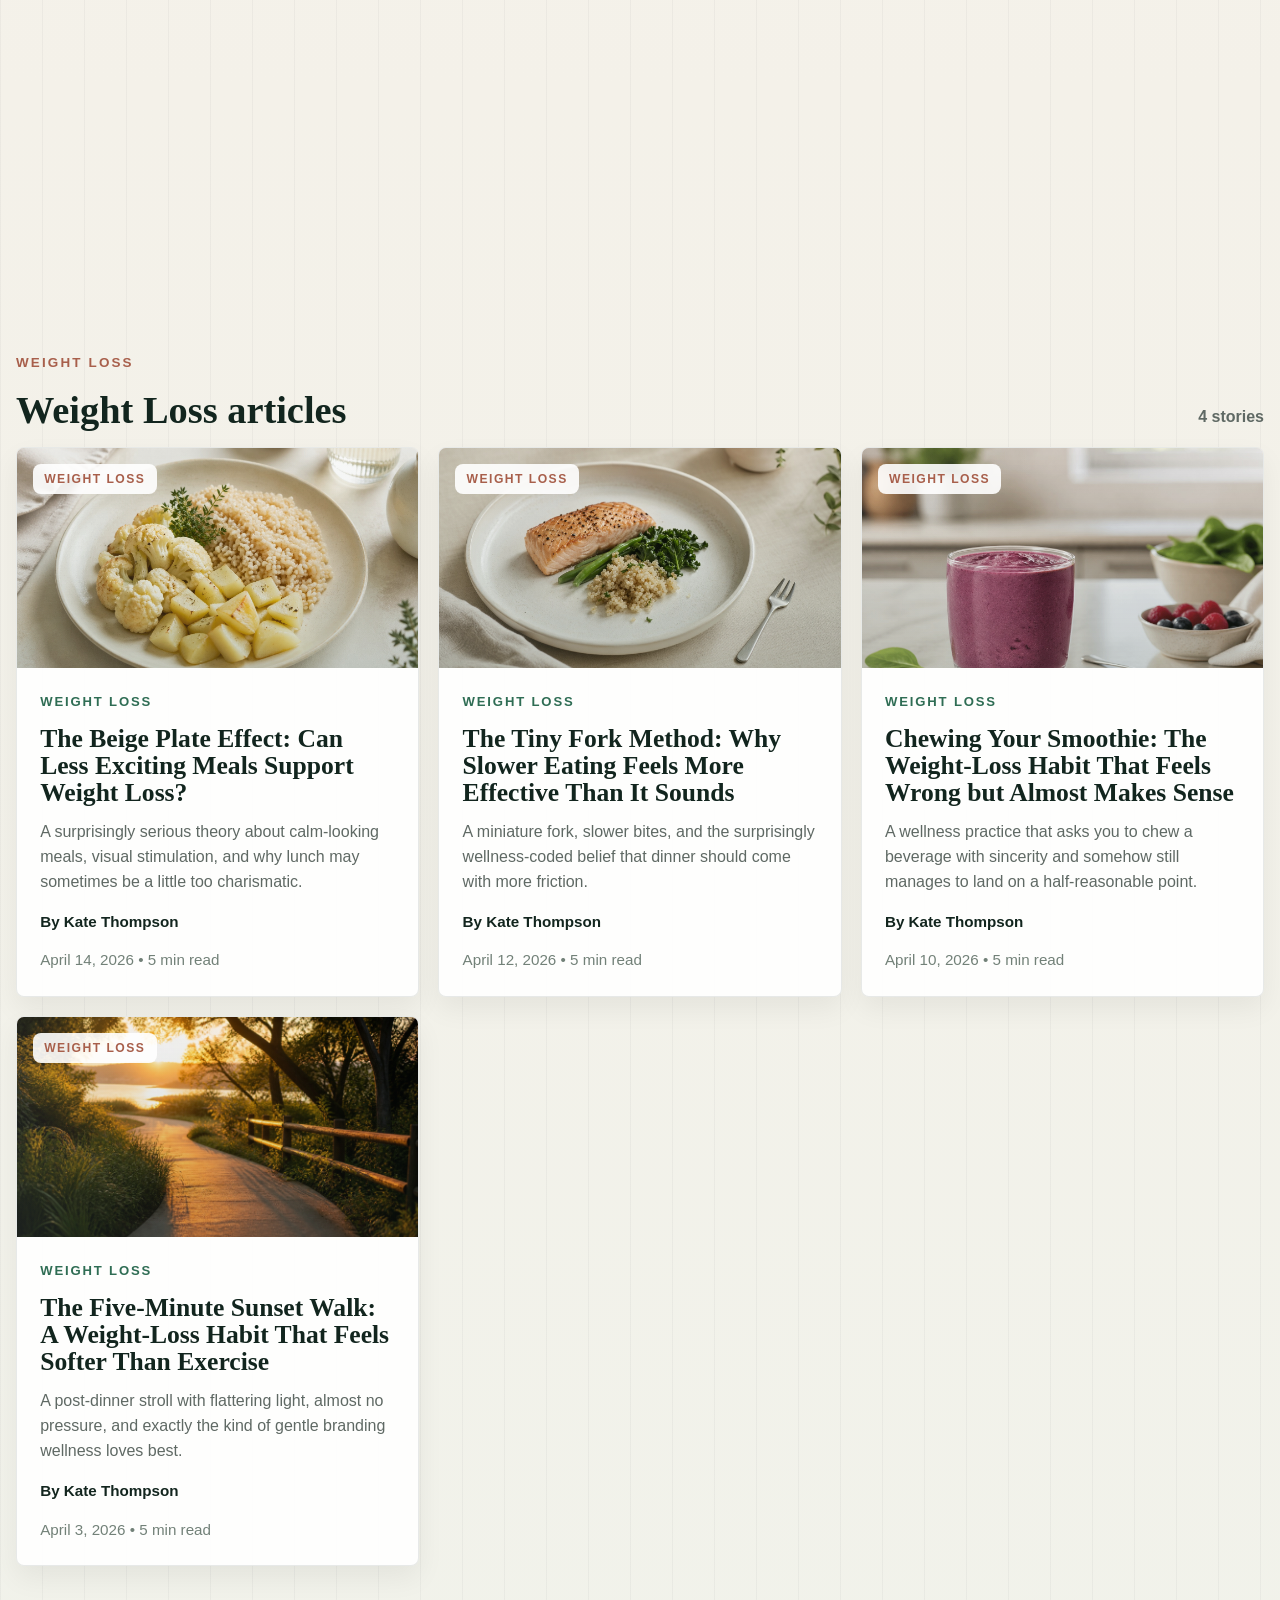
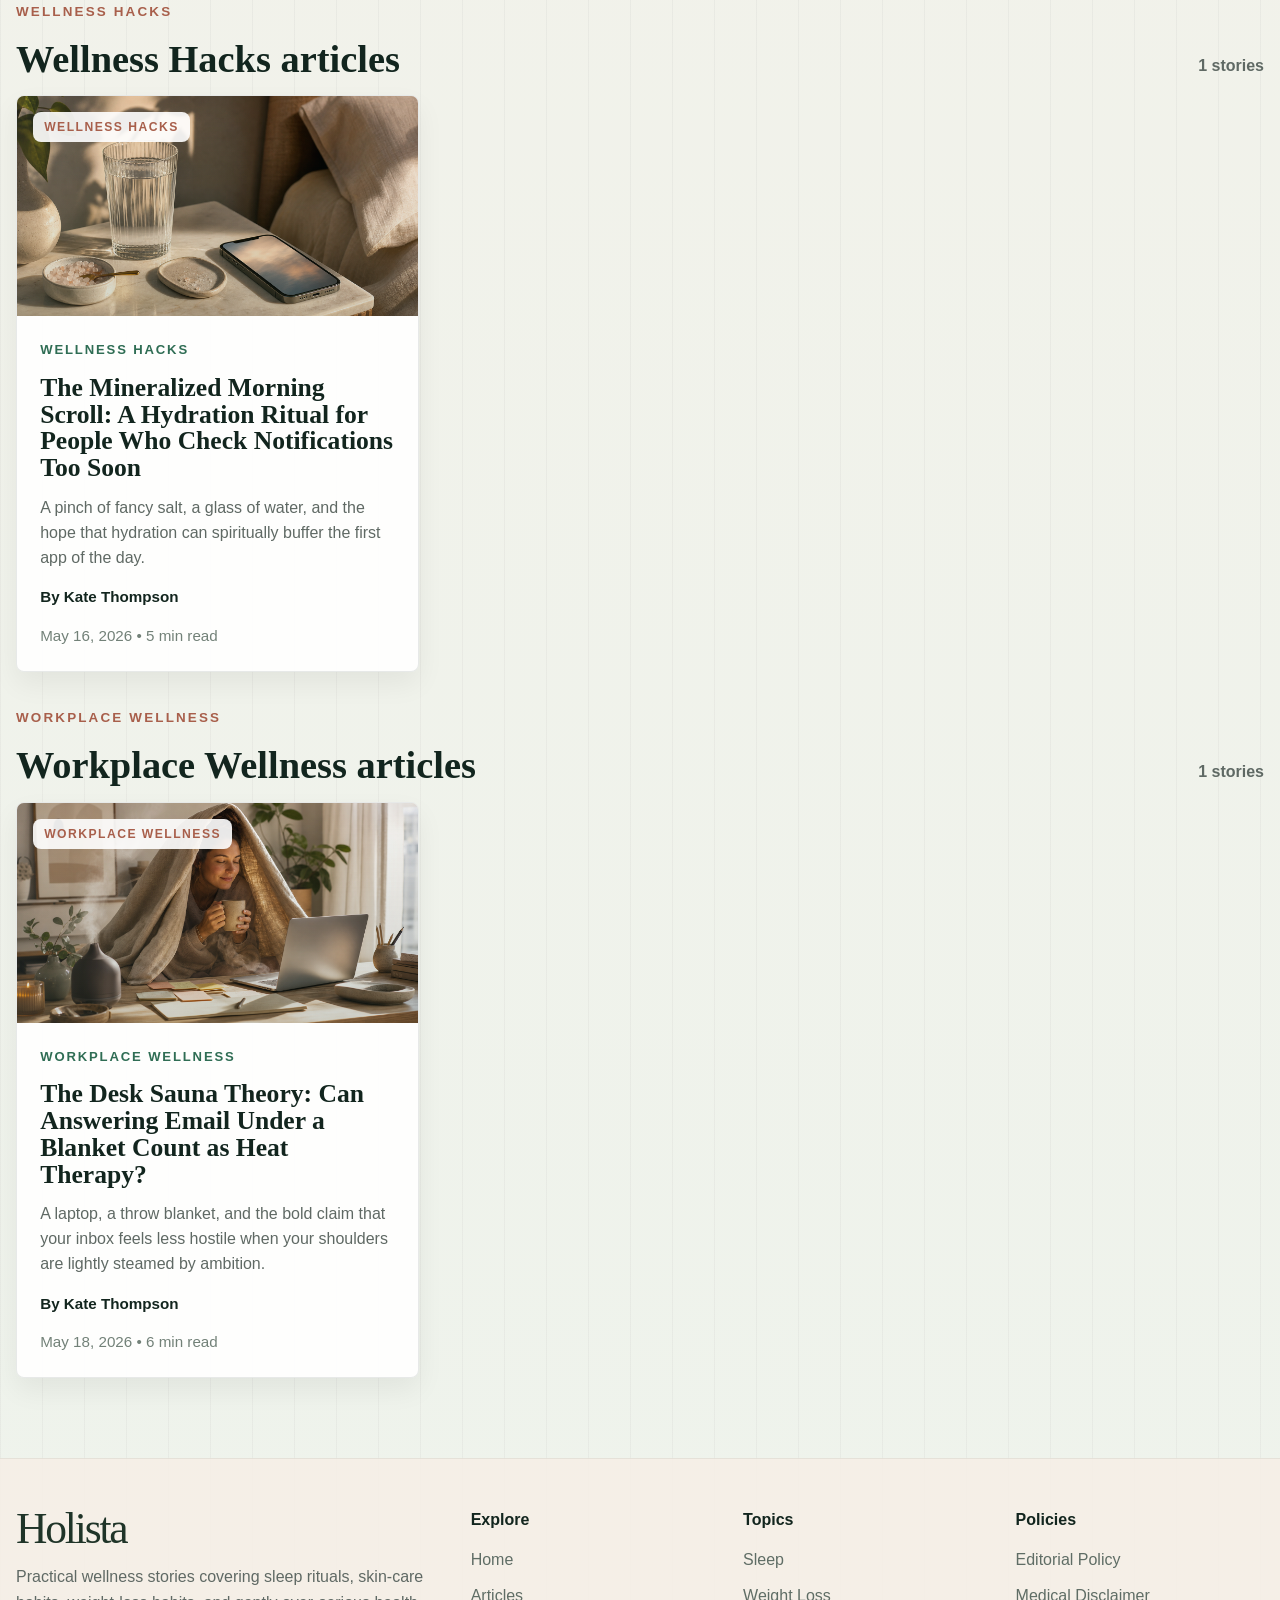
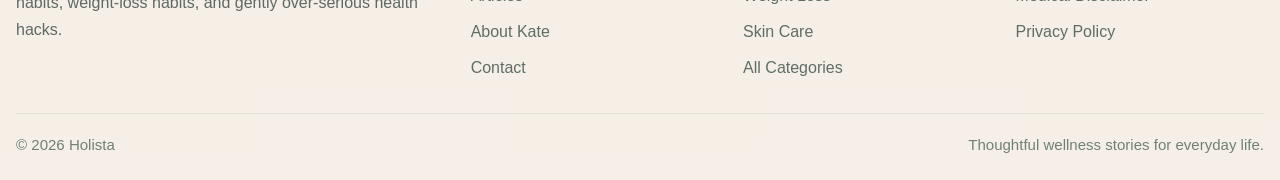
<file: categories.html>
<!doctype html>
<html lang="en">
  <head>
    <meta charset="UTF-8" />
    <meta name="viewport" content="width=device-width, initial-scale=1.0" />
    <title>Categories | Holista</title>
    <meta
      name="description"
      content="Browse Holista wellness articles organized by category, including sleep, weight loss, skin care, and daily rituals."
    />
    <link rel="stylesheet" href="assets/css/styles.css" />
  </head>
  <body data-page="categories">
    <header class="site-header">
      <div class="container site-header__inner">
        <a class="brand" href="index.html" aria-label="Holista home">
          <span class="brand__title" data-site-brand>Holista</span>
          <span class="brand__leaf" aria-hidden="true"></span>
        </a>
        <nav class="site-nav" aria-label="Main navigation">
          <ul class="nav-list">
            <li><a href="index.html">Home</a></li>
            <li><a href="articles.html">Articles</a></li>
            <li><a href="categories.html" aria-current="page">Categories</a></li>
            <li><a href="about.html">About</a></li>
            <li><a href="contact.html">Contact</a></li>
          </ul>
        </nav>
        <div class="header-actions">
          <button class="search-button" type="button" aria-label="Search site"></button>
          <a class="button button--small" href="index.html#newsletter">Subscribe</a>
        </div>
      </div>
    </header>

    <main class="page-shell">
      <div class="container">
        <section class="page-hero">
          <div class="page-hero__copy">
            <p class="eyebrow">Categories</p>
            <h1>Find the ritual that fits the mood.</h1>
            <p class="lede">
              Browse Holista stories by topic, then jump straight into the collection that matches your next small
              wellness experiment.
            </p>
            <div class="category-buttons" id="category-buttons" aria-label="Article categories"></div>
          </div>
          <div class="page-hero__visual hero-visual--photo" aria-hidden="true">
            <img
              class="hero-visual__image hero-visual__image--articles"
              src="assets/images/hero-articles.jpg"
              alt=""
            />
          </div>
        </section>

        <div class="category-sections" id="category-sections"></div>
      </div>
    </main>

    <footer class="site-footer">
      <div class="container site-footer__inner">
        <div>
          <p class="footer-brand" data-site-brand>Holista</p>
          <p class="footer-note">
            Practical wellness stories covering sleep rituals, skin-care habits, weight-loss habits, and gently
            over-serious health hacks.
          </p>
        </div>
        <div>
          <p class="footer-heading">Explore</p>
          <div class="footer-links">
            <a href="index.html">Home</a>
            <a href="articles.html">Articles</a>
            <a href="about.html">About Kate</a>
            <a href="contact.html">Contact</a>
          </div>
        </div>
        <div>
          <p class="footer-heading">Topics</p>
          <div class="footer-links">
            <a href="categories.html#sleep">Sleep</a>
            <a href="categories.html#weight-loss">Weight Loss</a>
            <a href="categories.html#skin-care">Skin Care</a>
            <a href="categories.html">All Categories</a>
          </div>
        </div>
        <div>
          <p class="footer-heading">Policies</p>
          <div class="footer-links">
            <a href="editorial-policy.html">Editorial Policy</a>
            <a href="medical-disclaimer.html">Medical Disclaimer</a>
            <a href="privacy.html">Privacy Policy</a>
          </div>
        </div>
      </div>
      <div class="container footer-bottom">
        <span>© <span id="year"></span> Holista</span>
        <span>Thoughtful wellness stories for everyday life.</span>
      </div>
    </footer>

    <script src="assets/js/content.js?v=20260525"></script>
    <script src="assets/js/main.js?v=20260525-article-render"></script>
  </body>
</html>
</file>
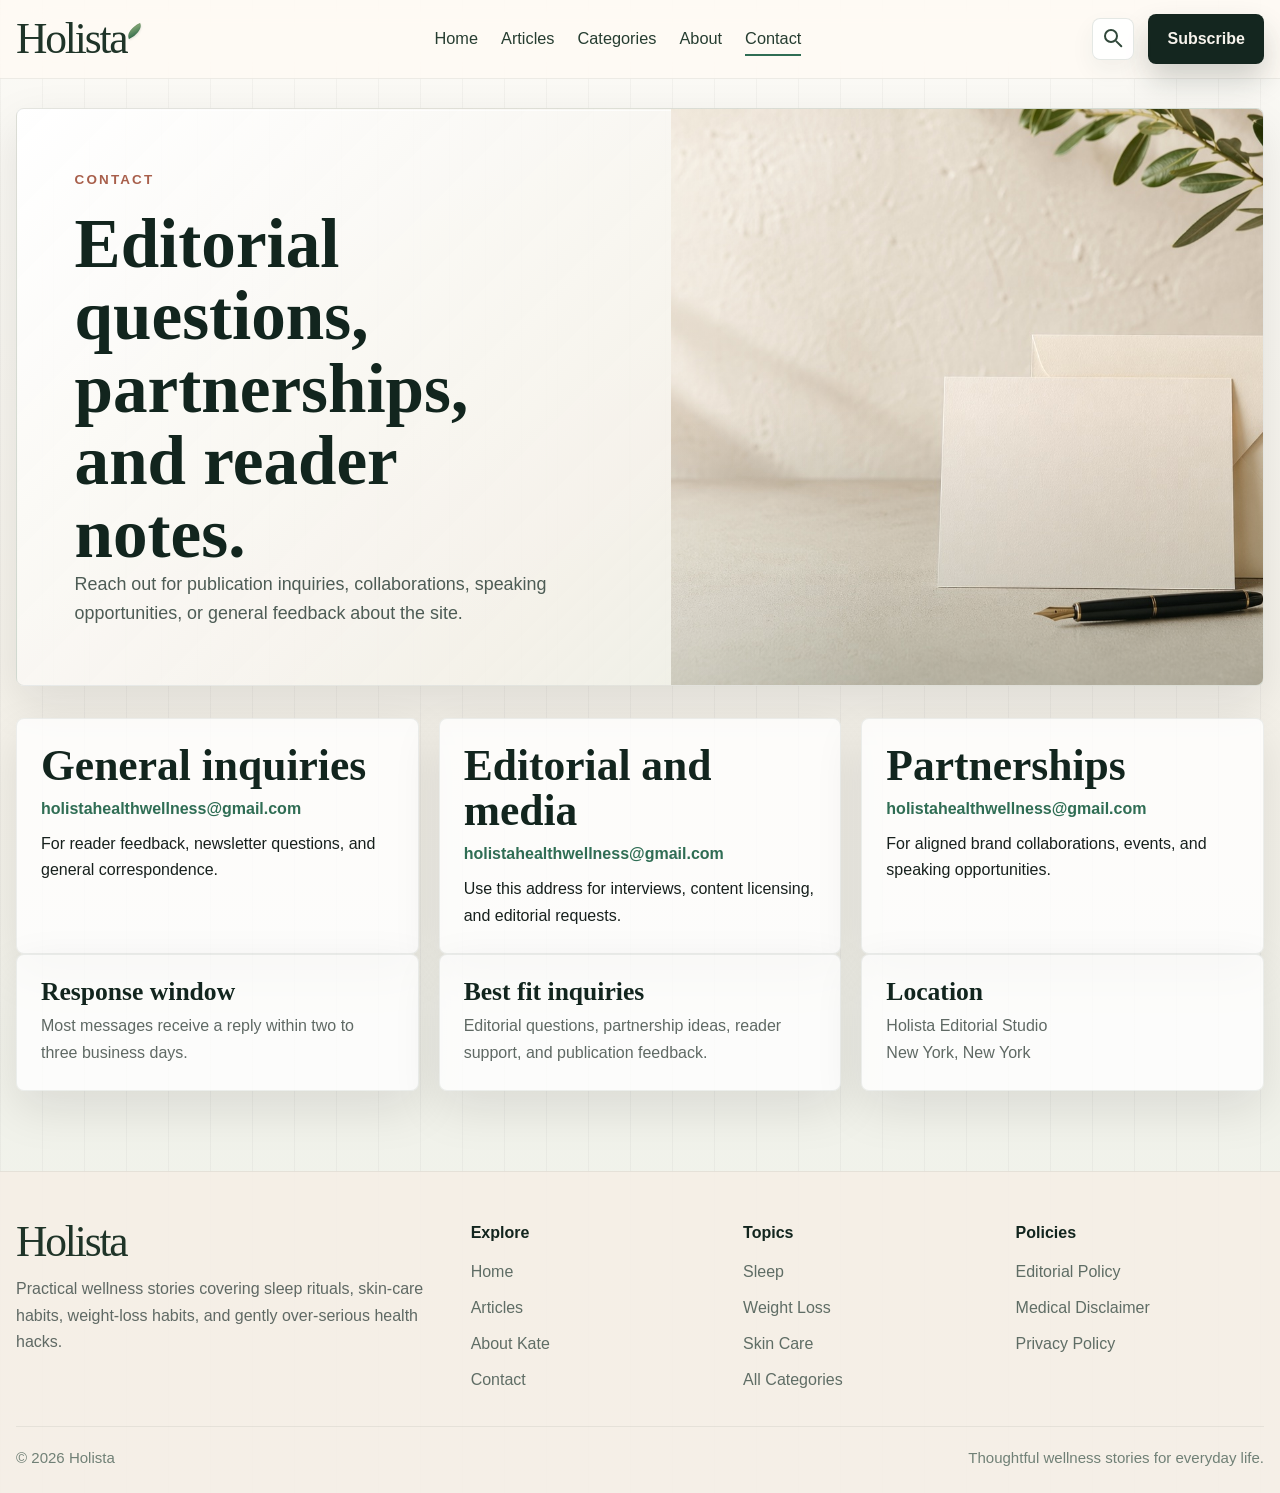
<file: contact.html>
<!doctype html>
<html lang="en">
  <head>
    <meta charset="UTF-8" />
    <meta name="viewport" content="width=device-width, initial-scale=1.0" />
    <title>Contact | Holista</title>
    <meta
      name="description"
      content="Contact Holista for editorial questions, collaborations, and reader support."
    />
    <link rel="stylesheet" href="assets/css/styles.css" />
  </head>
  <body data-page="contact">
    <header class="site-header">
      <div class="container site-header__inner">
        <a class="brand" href="index.html" aria-label="Holista home">
          <span class="brand__title" data-site-brand>Holista</span>
          <span class="brand__leaf" aria-hidden="true"></span>
        </a>
        <nav class="site-nav" aria-label="Main navigation">
          <ul class="nav-list">
            <li><a href="index.html">Home</a></li>
            <li><a href="articles.html">Articles</a></li>
            <li><a href="categories.html">Categories</a></li>
            <li><a href="about.html">About</a></li>
            <li><a href="contact.html" aria-current="page">Contact</a></li>
          </ul>
        </nav>
        <div class="header-actions">
          <button class="search-button" type="button" aria-label="Search site"></button>
          <a class="button button--small" href="index.html#newsletter">Subscribe</a>
        </div>
      </div>
    </header>

    <main class="page-shell">
      <div class="container">
        <section class="page-hero">
          <div class="page-hero__copy">
            <p class="eyebrow">Contact</p>
            <h1>Editorial questions, partnerships, and reader notes.</h1>
            <p class="lede">
              Reach out for publication inquiries, collaborations, speaking opportunities, or general feedback about
              the site.
            </p>
          </div>
          <div class="page-hero__visual hero-visual--photo" aria-hidden="true">
            <img
              class="hero-visual__image hero-visual__image--contact"
              src="assets/images/hero-contact.jpg"
              alt=""
            />
          </div>
        </section>

        <div class="contact-grid">
          <section class="contact-card">
            <h2>General inquiries</h2>
            <p>
              <a class="contact-link" href="mailto:holistahealthwellness@gmail.com">
                holistahealthwellness@gmail.com
              </a>
            </p>
            <p>For reader feedback, newsletter questions, and general correspondence.</p>
          </section>
          <section class="contact-card">
            <h2>Editorial and media</h2>
            <p>
              <a class="contact-link" href="mailto:holistahealthwellness@gmail.com">
                holistahealthwellness@gmail.com
              </a>
            </p>
            <p>Use this address for interviews, content licensing, and editorial requests.</p>
          </section>
          <section class="contact-card">
            <h2>Partnerships</h2>
            <p>
              <a class="contact-link" href="mailto:holistahealthwellness@gmail.com">
                holistahealthwellness@gmail.com
              </a>
            </p>
            <p>For aligned brand collaborations, events, and speaking opportunities.</p>
          </section>
        </div>

        <div class="about-grid">
          <article class="info-card">
            <h3>Response window</h3>
            <p>Most messages receive a reply within two to three business days.</p>
          </article>
          <article class="info-card">
            <h3>Best fit inquiries</h3>
            <p>Editorial questions, partnership ideas, reader support, and publication feedback.</p>
          </article>
          <article class="info-card">
            <h3>Location</h3>
            <p>Holista Editorial Studio<br />New York, New York</p>
          </article>
        </div>
      </div>
    </main>

    <footer class="site-footer">
      <div class="container site-footer__inner">
        <div>
          <p class="footer-brand" data-site-brand>Holista</p>
          <p class="footer-note">
            Practical wellness stories covering sleep rituals, skin-care habits, weight-loss habits, and gently
            over-serious health hacks.
          </p>
        </div>
        <div>
          <p class="footer-heading">Explore</p>
          <div class="footer-links">
            <a href="index.html">Home</a>
            <a href="articles.html">Articles</a>
            <a href="about.html">About Kate</a>
            <a href="contact.html">Contact</a>
          </div>
        </div>
        <div>
          <p class="footer-heading">Topics</p>
          <div class="footer-links">
            <a href="categories.html#sleep">Sleep</a>
            <a href="categories.html#weight-loss">Weight Loss</a>
            <a href="categories.html#skin-care">Skin Care</a>
            <a href="categories.html">All Categories</a>
          </div>
        </div>
        <div>
          <p class="footer-heading">Policies</p>
          <div class="footer-links">
            <a href="editorial-policy.html">Editorial Policy</a>
            <a href="medical-disclaimer.html">Medical Disclaimer</a>
            <a href="privacy.html">Privacy Policy</a>
          </div>
        </div>
      </div>
      <div class="container footer-bottom">
        <span>© <span id="year"></span> Holista</span>
        <span>Thoughtful wellness stories for everyday life.</span>
      </div>
    </footer>

    <script src="assets/js/content.js?v=20260525"></script>
    <script src="assets/js/main.js?v=20260525-article-render"></script>
  </body>
</html>
</file>
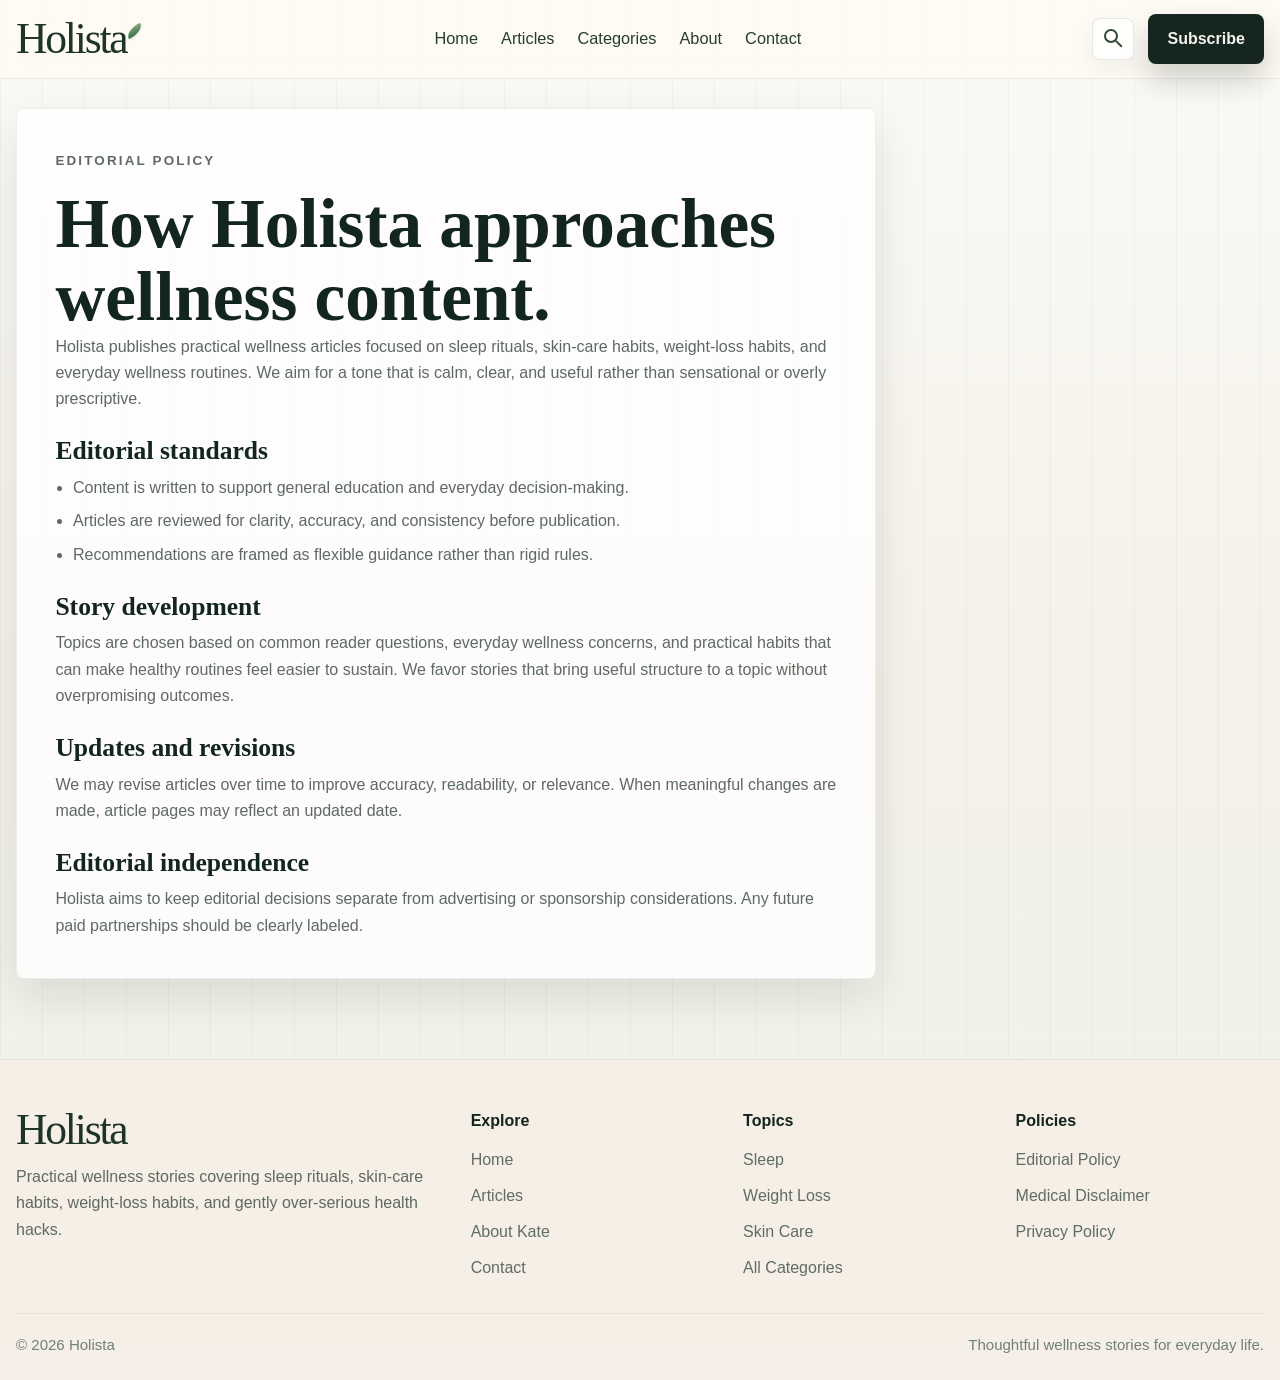
<file: editorial-policy.html>
<!doctype html>
<html lang="en">
  <head>
    <meta charset="UTF-8" />
    <meta name="viewport" content="width=device-width, initial-scale=1.0" />
    <title>Editorial Policy | Holista</title>
    <meta
      name="description"
      content="Learn how Holista develops, reviews, and updates its wellness editorial content."
    />
    <link rel="stylesheet" href="assets/css/styles.css" />
  </head>
  <body data-page="policy">
    <header class="site-header">
      <div class="container site-header__inner">
        <a class="brand" href="index.html" aria-label="Holista home">
          <span class="brand__title" data-site-brand>Holista</span>
          <span class="brand__leaf" aria-hidden="true"></span>
        </a>
        <nav class="site-nav" aria-label="Main navigation">
          <ul class="nav-list">
            <li><a href="index.html">Home</a></li>
            <li><a href="articles.html">Articles</a></li>
            <li><a href="categories.html">Categories</a></li>
            <li><a href="about.html">About</a></li>
            <li><a href="contact.html">Contact</a></li>
          </ul>
        </nav>
        <div class="header-actions">
          <button class="search-button" type="button" aria-label="Search site"></button>
          <a class="button button--small" href="index.html#newsletter">Subscribe</a>
        </div>
      </div>
    </header>

    <main class="page-shell">
      <div class="container">
        <article class="policy-layout">
          <p class="eyebrow">Editorial Policy</p>
          <h1>How Holista approaches wellness content.</h1>
          <p>
            Holista publishes practical wellness articles focused on sleep rituals, skin-care habits, weight-loss
            habits, and everyday wellness routines. We aim for a tone that is calm, clear, and useful rather than
            sensational or overly prescriptive.
          </p>

          <h2>Editorial standards</h2>
          <ul class="policy-list">
            <li>Content is written to support general education and everyday decision-making.</li>
            <li>Articles are reviewed for clarity, accuracy, and consistency before publication.</li>
            <li>Recommendations are framed as flexible guidance rather than rigid rules.</li>
          </ul>

          <h2>Story development</h2>
          <p>
            Topics are chosen based on common reader questions, everyday wellness concerns, and practical habits that
            can make healthy routines feel easier to sustain. We favor stories that bring useful structure to a topic
            without overpromising outcomes.
          </p>

          <h2>Updates and revisions</h2>
          <p>
            We may revise articles over time to improve accuracy, readability, or relevance. When meaningful changes are
            made, article pages may reflect an updated date.
          </p>

          <h2>Editorial independence</h2>
          <p>
            Holista aims to keep editorial decisions separate from advertising or sponsorship considerations. Any future
            paid partnerships should be clearly labeled.
          </p>
        </article>
      </div>
    </main>

    <footer class="site-footer">
      <div class="container site-footer__inner">
        <div>
          <p class="footer-brand" data-site-brand>Holista</p>
          <p class="footer-note">
            Practical wellness stories covering sleep rituals, skin-care habits, weight-loss habits, and gently
            over-serious health hacks.
          </p>
        </div>
        <div>
          <p class="footer-heading">Explore</p>
          <div class="footer-links">
            <a href="index.html">Home</a>
            <a href="articles.html">Articles</a>
            <a href="about.html">About Kate</a>
            <a href="contact.html">Contact</a>
          </div>
        </div>
        <div>
          <p class="footer-heading">Topics</p>
          <div class="footer-links">
            <a href="categories.html#sleep">Sleep</a>
            <a href="categories.html#weight-loss">Weight Loss</a>
            <a href="categories.html#skin-care">Skin Care</a>
            <a href="categories.html">All Categories</a>
          </div>
        </div>
        <div>
          <p class="footer-heading">Policies</p>
          <div class="footer-links">
            <a href="editorial-policy.html">Editorial Policy</a>
            <a href="medical-disclaimer.html">Medical Disclaimer</a>
            <a href="privacy.html">Privacy Policy</a>
          </div>
        </div>
      </div>
      <div class="container footer-bottom">
        <span>© <span id="year"></span> Holista</span>
        <span>Thoughtful wellness stories for everyday life.</span>
      </div>
    </footer>

    <script src="assets/js/content.js?v=20260525"></script>
    <script src="assets/js/main.js?v=20260525-article-render"></script>
  </body>
</html>
</file>
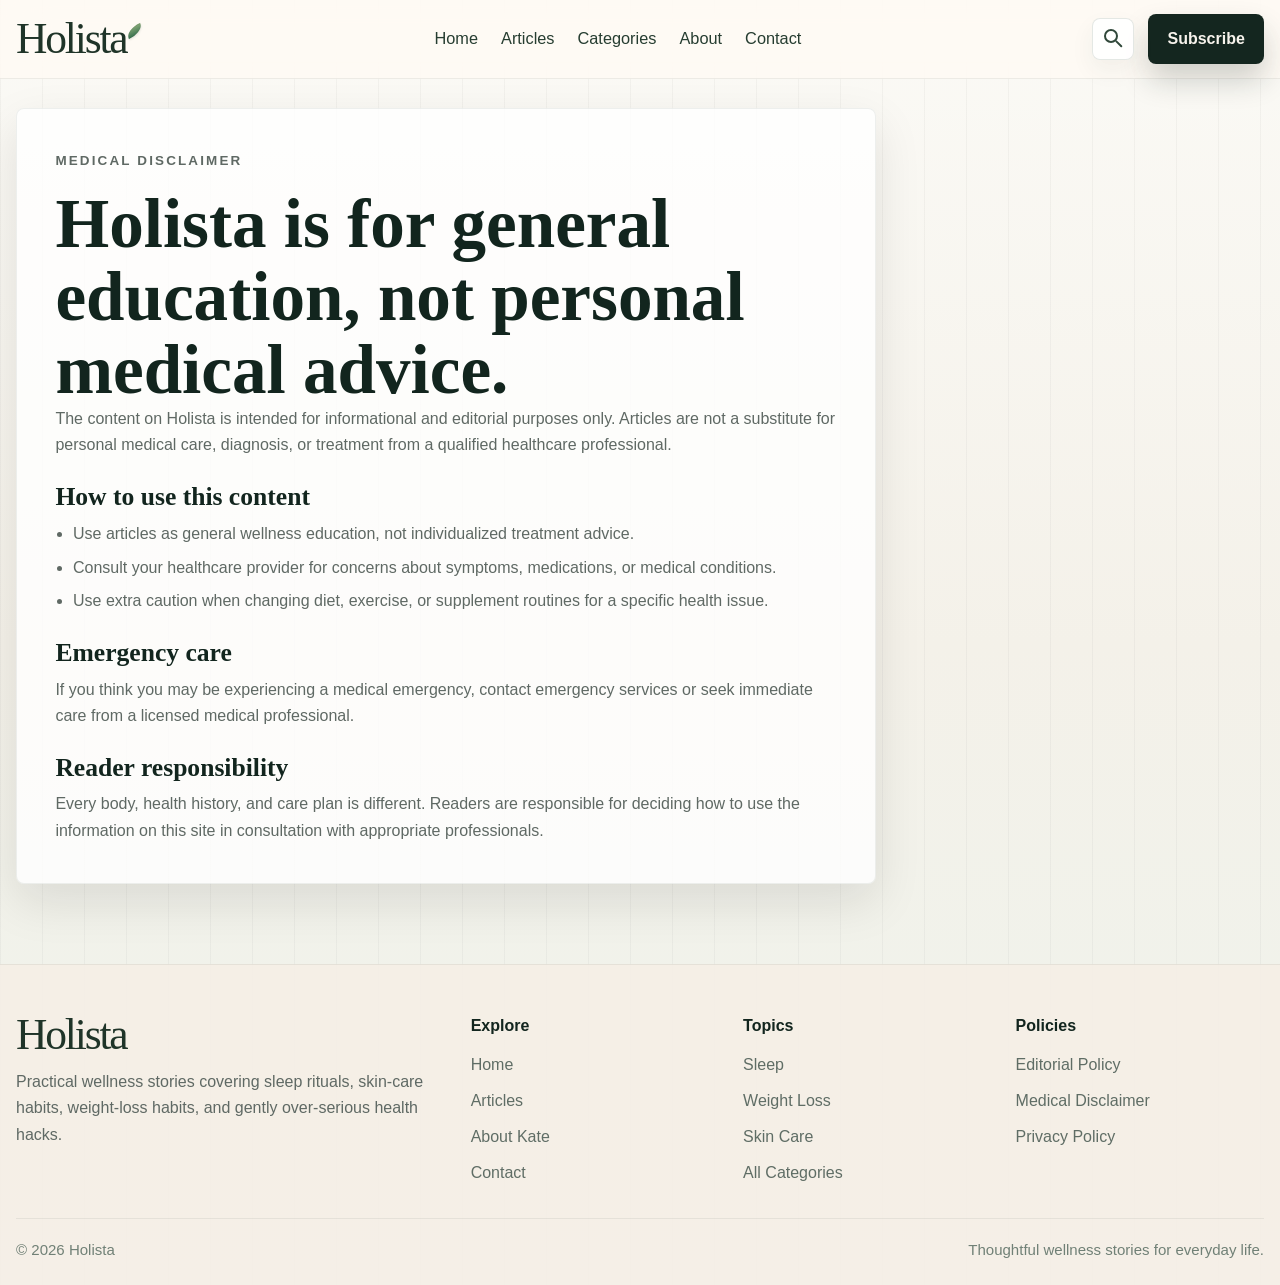
<file: medical-disclaimer.html>
<!doctype html>
<html lang="en">
  <head>
    <meta charset="UTF-8" />
    <meta name="viewport" content="width=device-width, initial-scale=1.0" />
    <title>Medical Disclaimer | Holista</title>
    <meta
      name="description"
      content="Review Holista's medical disclaimer and guidance for using wellness information on the site."
    />
    <link rel="stylesheet" href="assets/css/styles.css" />
  </head>
  <body data-page="policy">
    <header class="site-header">
      <div class="container site-header__inner">
        <a class="brand" href="index.html" aria-label="Holista home">
          <span class="brand__title" data-site-brand>Holista</span>
          <span class="brand__leaf" aria-hidden="true"></span>
        </a>
        <nav class="site-nav" aria-label="Main navigation">
          <ul class="nav-list">
            <li><a href="index.html">Home</a></li>
            <li><a href="articles.html">Articles</a></li>
            <li><a href="categories.html">Categories</a></li>
            <li><a href="about.html">About</a></li>
            <li><a href="contact.html">Contact</a></li>
          </ul>
        </nav>
        <div class="header-actions">
          <button class="search-button" type="button" aria-label="Search site"></button>
          <a class="button button--small" href="index.html#newsletter">Subscribe</a>
        </div>
      </div>
    </header>

    <main class="page-shell">
      <div class="container">
        <article class="policy-layout">
          <p class="eyebrow">Medical Disclaimer</p>
          <h1>Holista is for general education, not personal medical advice.</h1>
          <p>
            The content on Holista is intended for informational and editorial purposes only. Articles are not a
            substitute for personal medical care, diagnosis, or treatment from a qualified healthcare professional.
          </p>

          <h2>How to use this content</h2>
          <ul class="policy-list">
            <li>Use articles as general wellness education, not individualized treatment advice.</li>
            <li>Consult your healthcare provider for concerns about symptoms, medications, or medical conditions.</li>
            <li>Use extra caution when changing diet, exercise, or supplement routines for a specific health issue.</li>
          </ul>

          <h2>Emergency care</h2>
          <p>
            If you think you may be experiencing a medical emergency, contact emergency services or seek immediate care
            from a licensed medical professional.
          </p>

          <h2>Reader responsibility</h2>
          <p>
            Every body, health history, and care plan is different. Readers are responsible for deciding how to use the
            information on this site in consultation with appropriate professionals.
          </p>
        </article>
      </div>
    </main>

    <footer class="site-footer">
      <div class="container site-footer__inner">
        <div>
          <p class="footer-brand" data-site-brand>Holista</p>
          <p class="footer-note">
            Practical wellness stories covering sleep rituals, skin-care habits, weight-loss habits, and gently
            over-serious health hacks.
          </p>
        </div>
        <div>
          <p class="footer-heading">Explore</p>
          <div class="footer-links">
            <a href="index.html">Home</a>
            <a href="articles.html">Articles</a>
            <a href="about.html">About Kate</a>
            <a href="contact.html">Contact</a>
          </div>
        </div>
        <div>
          <p class="footer-heading">Topics</p>
          <div class="footer-links">
            <a href="categories.html#sleep">Sleep</a>
            <a href="categories.html#weight-loss">Weight Loss</a>
            <a href="categories.html#skin-care">Skin Care</a>
            <a href="categories.html">All Categories</a>
          </div>
        </div>
        <div>
          <p class="footer-heading">Policies</p>
          <div class="footer-links">
            <a href="editorial-policy.html">Editorial Policy</a>
            <a href="medical-disclaimer.html">Medical Disclaimer</a>
            <a href="privacy.html">Privacy Policy</a>
          </div>
        </div>
      </div>
      <div class="container footer-bottom">
        <span>© <span id="year"></span> Holista</span>
        <span>Thoughtful wellness stories for everyday life.</span>
      </div>
    </footer>

    <script src="assets/js/content.js?v=20260525"></script>
    <script src="assets/js/main.js?v=20260525-article-render"></script>
  </body>
</html>
</file>
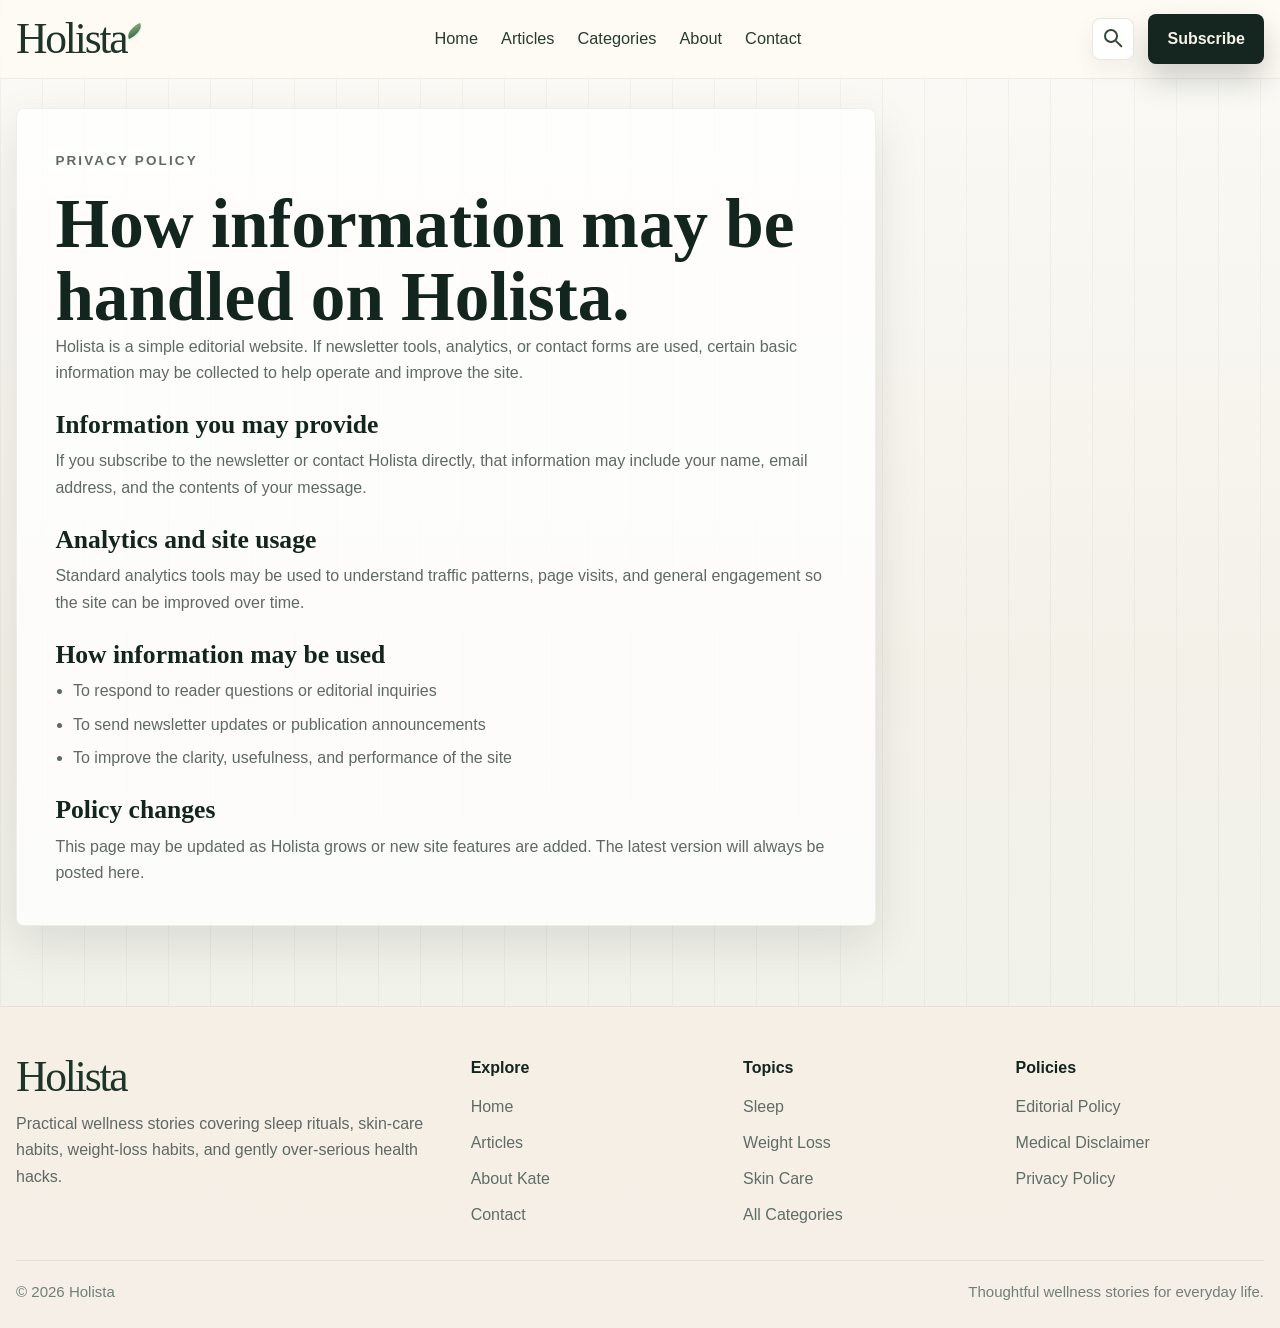
<file: privacy.html>
<!doctype html>
<html lang="en">
  <head>
    <meta charset="UTF-8" />
    <meta name="viewport" content="width=device-width, initial-scale=1.0" />
    <title>Privacy Policy | Holista</title>
    <meta
      name="description"
      content="Read Holista's privacy policy and how site information may be handled."
    />
    <link rel="stylesheet" href="assets/css/styles.css" />
  </head>
  <body data-page="policy">
    <header class="site-header">
      <div class="container site-header__inner">
        <a class="brand" href="index.html" aria-label="Holista home">
          <span class="brand__title" data-site-brand>Holista</span>
          <span class="brand__leaf" aria-hidden="true"></span>
        </a>
        <nav class="site-nav" aria-label="Main navigation">
          <ul class="nav-list">
            <li><a href="index.html">Home</a></li>
            <li><a href="articles.html">Articles</a></li>
            <li><a href="categories.html">Categories</a></li>
            <li><a href="about.html">About</a></li>
            <li><a href="contact.html">Contact</a></li>
          </ul>
        </nav>
        <div class="header-actions">
          <button class="search-button" type="button" aria-label="Search site"></button>
          <a class="button button--small" href="index.html#newsletter">Subscribe</a>
        </div>
      </div>
    </header>

    <main class="page-shell">
      <div class="container">
        <article class="policy-layout">
          <p class="eyebrow">Privacy Policy</p>
          <h1>How information may be handled on Holista.</h1>
          <p>
            Holista is a simple editorial website. If newsletter tools, analytics, or contact forms are used, certain
            basic information may be collected to help operate and improve the site.
          </p>

          <h2>Information you may provide</h2>
          <p>
            If you subscribe to the newsletter or contact Holista directly, that information may include your name,
            email address, and the contents of your message.
          </p>

          <h2>Analytics and site usage</h2>
          <p>
            Standard analytics tools may be used to understand traffic patterns, page visits, and general engagement so
            the site can be improved over time.
          </p>

          <h2>How information may be used</h2>
          <ul class="policy-list">
            <li>To respond to reader questions or editorial inquiries</li>
            <li>To send newsletter updates or publication announcements</li>
            <li>To improve the clarity, usefulness, and performance of the site</li>
          </ul>

          <h2>Policy changes</h2>
          <p>
            This page may be updated as Holista grows or new site features are added. The latest version will always be
            posted here.
          </p>
        </article>
      </div>
    </main>

    <footer class="site-footer">
      <div class="container site-footer__inner">
        <div>
          <p class="footer-brand" data-site-brand>Holista</p>
          <p class="footer-note">
            Practical wellness stories covering sleep rituals, skin-care habits, weight-loss habits, and gently
            over-serious health hacks.
          </p>
        </div>
        <div>
          <p class="footer-heading">Explore</p>
          <div class="footer-links">
            <a href="index.html">Home</a>
            <a href="articles.html">Articles</a>
            <a href="about.html">About Kate</a>
            <a href="contact.html">Contact</a>
          </div>
        </div>
        <div>
          <p class="footer-heading">Topics</p>
          <div class="footer-links">
            <a href="categories.html#sleep">Sleep</a>
            <a href="categories.html#weight-loss">Weight Loss</a>
            <a href="categories.html#skin-care">Skin Care</a>
            <a href="categories.html">All Categories</a>
          </div>
        </div>
        <div>
          <p class="footer-heading">Policies</p>
          <div class="footer-links">
            <a href="editorial-policy.html">Editorial Policy</a>
            <a href="medical-disclaimer.html">Medical Disclaimer</a>
            <a href="privacy.html">Privacy Policy</a>
          </div>
        </div>
      </div>
      <div class="container footer-bottom">
        <span>© <span id="year"></span> Holista</span>
        <span>Thoughtful wellness stories for everyday life.</span>
      </div>
    </footer>

    <script src="assets/js/content.js?v=20260525"></script>
    <script src="assets/js/main.js?v=20260525-article-render"></script>
  </body>
</html>
</file>
<file: assets/css/styles.css>
:root {
  --bg: #f6f0e7;
  --bg-soft: #fffaf3;
  --surface: rgba(255, 255, 255, 0.9);
  --surface-strong: #ffffff;
  --surface-muted: #efe6d7;
  --surface-accent: #e8efe3;
  --text: #18251f;
  --muted: #64736b;
  --border: rgba(31, 53, 42, 0.13);
  --accent: #356f4d;
  --accent-deep: #183725;
  --accent-soft: #dcebdd;
  --clay: #b76f52;
  --blue: #526d7d;
  --gold: #c39a4b;
  --shadow: 0 24px 70px rgba(36, 52, 43, 0.12);
  --shadow-hover: 0 34px 86px rgba(36, 52, 43, 0.18);
  --radius: 24px;
  --radius-sm: 18px;
  --max-width: 1360px;
  --ease: cubic-bezier(0.22, 1, 0.36, 1);
}

*,
*::before,
*::after {
  box-sizing: border-box;
}

html {
  scroll-behavior: smooth;
}

body {
  position: relative;
  margin: 0;
  min-width: 320px;
  color: var(--text);
  background:
    linear-gradient(115deg, rgba(82, 109, 125, 0.12), transparent 32%),
    radial-gradient(circle at top left, rgba(195, 154, 75, 0.2), transparent 28%),
    linear-gradient(180deg, #fffaf3 0%, #f6f0e7 54%, #eef2ea 100%);
  font-family: "Avenir Next", "Aptos", "Helvetica Neue", sans-serif;
  line-height: 1.65;
  overflow-x: hidden;
}

body.has-search-open {
  overflow: hidden;
}

img {
  display: block;
  max-width: 100%;
}

a {
  color: inherit;
  text-decoration: none;
}

p,
ul,
ol {
  margin: 0;
}

h1,
h2,
h3,
h4 {
  margin: 0;
  color: var(--accent-deep);
  font-family: "Iowan Old Style", "Palatino Linotype", "Book Antiqua", Georgia, serif;
  font-weight: 600;
  letter-spacing: -0.035em;
  line-height: 1.05;
}

input,
button,
textarea {
  font: inherit;
}

button {
  border: 0;
  background: none;
  cursor: pointer;
}

:focus-visible {
  outline: 3px solid rgba(183, 111, 82, 0.36);
  outline-offset: 4px;
}

.page-ambient {
  position: fixed;
  inset: 0;
  z-index: -1;
  pointer-events: none;
  background:
    radial-gradient(circle at 78% 8%, rgba(183, 111, 82, 0.18), transparent 18rem),
    radial-gradient(circle at 4% 58%, rgba(82, 109, 125, 0.12), transparent 22rem);
}

.container {
  width: min(calc(100% - 2rem), var(--max-width));
  margin: 0 auto;
}

.sr-only {
  position: absolute;
  width: 1px;
  height: 1px;
  padding: 0;
  margin: -1px;
  overflow: hidden;
  clip: rect(0, 0, 0, 0);
  white-space: nowrap;
  border: 0;
}

.site-header {
  position: sticky;
  top: 0;
  z-index: 30;
  background: rgba(255, 250, 243, 0.76);
  backdrop-filter: blur(22px) saturate(1.15);
  border-bottom: 1px solid rgba(42, 67, 50, 0.08);
  transition: background 220ms var(--ease), box-shadow 220ms var(--ease), border-color 220ms var(--ease);
}

.site-header.is-scrolled {
  background: rgba(255, 250, 243, 0.93);
  border-color: rgba(31, 53, 42, 0.12);
  box-shadow: 0 14px 34px rgba(36, 52, 43, 0.08);
}

.site-header__inner {
  display: flex;
  align-items: center;
  justify-content: space-between;
  gap: 2rem;
  min-height: 94px;
}

.brand {
  position: relative;
  display: inline-flex;
  align-items: center;
  gap: 0.04em;
}

.brand__title,
.footer-brand {
  font-family: "Iowan Old Style", "Palatino Linotype", "Book Antiqua", Georgia, serif;
  font-size: clamp(2.4rem, 4vw, 3.6rem);
  line-height: 1;
  letter-spacing: -0.05em;
  color: #1f3428;
}

.brand__leaf {
  position: relative;
  top: -0.5em;
  left: -0.1em;
  display: inline-block;
  flex: 0 0 auto;
  width: 1.05rem;
  height: 0.62rem;
  border-radius: 100% 0 100% 0;
  transform: rotate(-25deg);
  background: linear-gradient(180deg, #89aa79, #356f4d);
  box-shadow:
    inset 0 0 0 1px rgba(37, 66, 45, 0.14),
    0 0.08rem 0.12rem rgba(37, 66, 45, 0.12);
}

.site-nav {
  flex: 1;
  display: flex;
  justify-content: center;
}

.nav-list {
  display: flex;
  align-items: center;
  gap: clamp(1rem, 1.8vw, 2.4rem);
  padding: 0;
  margin: 0;
  list-style: none;
}

.nav-list a {
  position: relative;
  color: #263d31;
  font-size: 1.02rem;
  font-weight: 500;
  transition: color 180ms ease;
}

.nav-list a::after {
  content: "";
  position: absolute;
  left: 0;
  right: 0;
  bottom: -0.55rem;
  height: 2px;
  background: var(--accent);
  transform: scaleX(0);
  transform-origin: center;
  transition: transform 180ms ease;
}

.nav-list a:hover,
.nav-list a:focus-visible {
  color: var(--accent);
}

.nav-list a[aria-current="page"]::after,
.nav-list a:hover::after,
.nav-list a:focus-visible::after {
  transform: scaleX(1);
}

.header-actions {
  display: flex;
  align-items: center;
  gap: 0.9rem;
}

.search-button {
  position: relative;
  width: 42px;
  height: 42px;
  border-radius: 999px;
  border: 1px solid rgba(37, 66, 45, 0.12);
  background: rgba(255, 255, 255, 0.72);
  box-shadow: 0 10px 24px rgba(36, 52, 43, 0.06);
  transition: transform 180ms var(--ease), border-color 180ms ease, box-shadow 180ms ease, background 180ms ease;
}

.search-button::before {
  content: "";
  position: absolute;
  top: 10px;
  left: 11px;
  width: 14px;
  height: 14px;
  border: 2px solid #31483a;
  border-radius: 50%;
}

.search-button::after {
  content: "";
  position: absolute;
  right: 11px;
  bottom: 11px;
  width: 9px;
  height: 2px;
  border-radius: 999px;
  background: #31483a;
  transform: rotate(45deg);
  transform-origin: right center;
}

.search-button:hover,
.search-button:focus-visible {
  transform: translateY(-2px);
  border-color: rgba(53, 111, 77, 0.3);
  background: #ffffff;
  box-shadow: 0 16px 34px rgba(36, 52, 43, 0.11);
}

.button,
.button-secondary {
  display: inline-flex;
  align-items: center;
  justify-content: center;
  min-height: 52px;
  padding: 0.9rem 1.4rem;
  border-radius: 14px;
  font-weight: 600;
  transition: transform 200ms var(--ease), box-shadow 200ms var(--ease), background 200ms ease, border-color 200ms ease;
}

.button {
  background: linear-gradient(135deg, var(--accent), #244f37);
  color: #f7f3ec;
  box-shadow: 0 18px 36px rgba(53, 111, 77, 0.22);
}

.button-secondary {
  background: rgba(255, 255, 255, 0.74);
  color: var(--accent-deep);
  border: 1px solid rgba(37, 66, 45, 0.12);
}

.button--small {
  min-height: 44px;
  padding: 0.75rem 1.2rem;
}

.button:hover,
.button:focus-visible,
.button-secondary:hover,
.button-secondary:focus-visible {
  transform: translateY(-3px);
  box-shadow: 0 22px 46px rgba(36, 52, 43, 0.14);
}

.hero {
  padding: 1.7rem 0 1.5rem;
}

.hero-shell,
.page-hero {
  display: grid;
  grid-template-columns: minmax(0, 1.05fr) minmax(360px, 0.95fr);
  gap: 0;
  overflow: hidden;
  position: relative;
  border-radius: var(--radius);
  background:
    linear-gradient(135deg, rgba(255, 252, 247, 0.97), rgba(246, 239, 230, 0.9) 54%, rgba(231, 239, 230, 0.82));
  border: 1px solid rgba(31, 53, 42, 0.1);
  box-shadow: var(--shadow);
}

.hero-shell::before,
.page-hero::before {
  content: "";
  position: absolute;
  inset: 1px;
  z-index: 0;
  pointer-events: none;
  border-radius: calc(var(--radius) - 1px);
  box-shadow: inset 0 1px 0 rgba(255, 255, 255, 0.72);
}

.hero-copy,
.page-hero__copy {
  position: relative;
  z-index: 1;
  padding: clamp(2.25rem, 3.7vw, 4.75rem);
}

.hero-copy {
  display: flex;
  flex-direction: column;
  justify-content: center;
}

.eyebrow {
  display: inline-block;
  margin-bottom: 1rem;
  color: var(--clay);
  font-size: 0.84rem;
  font-weight: 700;
  letter-spacing: 0.16em;
  text-transform: uppercase;
}

h1 {
  font-size: clamp(2.8rem, 5.4vw, 5rem);
}

h2 {
  font-size: clamp(2rem, 3.4vw, 3.2rem);
}

h3 {
  font-size: clamp(1.3rem, 2vw, 1.7rem);
}

h4 {
  font-size: 1.05rem;
  line-height: 1.2;
}

h1 em,
h2 em {
  color: #587650;
  font-style: italic;
}

.lede,
.body-copy,
.policy-layout p,
.policy-layout li,
.story-card__excerpt,
.newsletter-copy,
.footer-note,
.profile-bio,
.contact-copy,
.article-standfirst,
.article-body p,
.article-body li,
.metric-card__copy,
.info-card p,
.feature-card p {
  color: var(--muted);
}

.lede {
  max-width: 34rem;
  font-size: 1.15rem;
}

.hero-actions {
  display: flex;
  flex-wrap: wrap;
  gap: 0.9rem;
  margin-top: 2rem;
}

.hero-proof {
  display: flex;
  flex-wrap: wrap;
  gap: 0.75rem;
  margin-top: 2.1rem;
}

.hero-proof span {
  display: inline-flex;
  align-items: baseline;
  gap: 0.4rem;
  min-height: 42px;
  padding: 0.45rem 0.8rem;
  border-radius: 999px;
  background: rgba(255, 255, 255, 0.66);
  border: 1px solid rgba(31, 53, 42, 0.1);
  color: #5e6d65;
  font-size: 0.9rem;
}

.hero-proof strong {
  color: var(--accent-deep);
  font-size: 1.05rem;
}

.hero-visual,
.page-hero__visual {
  position: relative;
  min-height: 430px;
  overflow: hidden;
  background:
    linear-gradient(160deg, rgba(241, 230, 213, 0.72), rgba(239, 229, 214, 0.28)),
    linear-gradient(180deg, #f0e3d2, #f5ede2 48%, #efe3d4 100%);
}

.hero-visual--photo {
  background: #efe5d8;
}

.hero-visual__image {
  width: 100%;
  height: 100%;
  min-height: inherit;
  display: block;
  object-fit: cover;
  transform: scale(1.01);
  transition: transform 900ms var(--ease);
}

.hero-shell:hover .hero-visual__image,
.page-hero:hover .hero-visual__image {
  transform: scale(1.045);
}

.hero-visual__image--home,
.hero-visual__image--articles,
.hero-visual__image--contact {
  object-position: center center;
}

.hero-visual--photo::after {
  content: "";
  position: absolute;
  inset: 0;
  pointer-events: none;
  background:
    linear-gradient(90deg, rgba(255, 250, 243, 0.26), transparent 36%),
    linear-gradient(180deg, transparent 52%, rgba(24, 55, 37, 0.18));
}

.hero-note {
  position: absolute;
  z-index: 2;
  width: min(18rem, calc(100% - 2rem));
  padding: 0.95rem 1rem;
  border: 1px solid rgba(255, 255, 255, 0.48);
  border-radius: 18px;
  background: rgba(255, 255, 255, 0.78);
  backdrop-filter: blur(14px);
  box-shadow: 0 18px 38px rgba(28, 42, 34, 0.14);
}

.hero-note--top {
  top: 1.35rem;
  left: 1.35rem;
}

.hero-note--bottom {
  right: 1.35rem;
  bottom: 1.35rem;
}

.hero-note span {
  display: block;
  margin-bottom: 0.25rem;
  color: var(--clay);
  font-size: 0.72rem;
  font-weight: 800;
  letter-spacing: 0.14em;
  text-transform: uppercase;
}

.hero-note strong {
  display: block;
  color: var(--accent-deep);
  font-family: "Iowan Old Style", "Palatino Linotype", Georgia, serif;
  font-size: 1.2rem;
  line-height: 1.15;
}

.scene {
  position: absolute;
  inset: 0;
  overflow: hidden;
}

.scene__shadow {
  position: absolute;
  inset: 0;
  background:
    linear-gradient(118deg, transparent 0 57%, rgba(121, 105, 83, 0.08) 57% 60%, transparent 60% 100%),
    linear-gradient(146deg, transparent 0 69%, rgba(121, 105, 83, 0.11) 69% 72%, transparent 72% 100%);
  opacity: 0.62;
}

.scene__plant {
  position: absolute;
  top: 1.3rem;
  right: 3rem;
  width: 200px;
  height: 140px;
}

.scene__plant::before,
.scene__plant::after {
  content: "";
  position: absolute;
  inset: 0;
  background:
    radial-gradient(circle at 12% 38%, #55723d 0 12px, transparent 13px),
    radial-gradient(circle at 30% 15%, #6f8d4d 0 13px, transparent 14px),
    radial-gradient(circle at 46% 44%, #476838 0 16px, transparent 17px),
    radial-gradient(circle at 62% 12%, #6c8b4d 0 12px, transparent 13px),
    radial-gradient(circle at 74% 40%, #476838 0 15px, transparent 16px),
    radial-gradient(circle at 94% 20%, #6f8d4d 0 11px, transparent 12px);
  filter: drop-shadow(0 4px 8px rgba(48, 66, 44, 0.18));
}

.scene__plant::after {
  background:
    linear-gradient(180deg, transparent 0 44%, rgba(106, 136, 85, 0.82) 44% 46%, transparent 46%),
    linear-gradient(110deg, transparent 0 44%, rgba(106, 136, 85, 0.84) 44% 46%, transparent 46%),
    linear-gradient(70deg, transparent 0 44%, rgba(106, 136, 85, 0.8) 44% 46%, transparent 46%);
}

.scene__glass {
  position: absolute;
  right: 10.5rem;
  bottom: 3.1rem;
  width: 120px;
  height: 170px;
  border-radius: 0 0 20px 20px;
  background:
    radial-gradient(circle at 54% 46%, rgba(253, 235, 163, 0.92) 0 21px, rgba(214, 193, 124, 0.85) 22px 28px, transparent 29px),
    linear-gradient(180deg, rgba(255, 255, 255, 0.78), rgba(213, 232, 220, 0.62) 56%, rgba(173, 210, 191, 0.55) 57%, rgba(255, 255, 255, 0.36) 58%, rgba(255, 255, 255, 0.56) 100%);
  border: 2px solid rgba(255, 255, 255, 0.7);
  box-shadow:
    inset 0 0 0 1px rgba(96, 116, 101, 0.18),
    0 18px 22px rgba(105, 92, 68, 0.16);
}

.scene__glass::before {
  content: "";
  position: absolute;
  top: -8px;
  left: -4px;
  right: -4px;
  height: 16px;
  border-radius: 999px;
  background: rgba(255, 255, 255, 0.62);
  box-shadow: inset 0 0 0 1px rgba(96, 116, 101, 0.18);
}

.scene__bowl {
  position: absolute;
  right: 2.8rem;
  bottom: 2.35rem;
  width: 170px;
  height: 56px;
  border-radius: 50%;
  background:
    linear-gradient(180deg, #9a6131, #7b4926);
  box-shadow:
    inset 0 6px 10px rgba(255, 255, 255, 0.14),
    0 14px 24px rgba(102, 76, 52, 0.18);
}

.scene__bowl::before {
  content: "";
  position: absolute;
  inset: 10px 18px 14px;
  border-radius: 50%;
  background: linear-gradient(180deg, #d49b59, #965826);
  opacity: 0.44;
}

.scene__vase {
  position: absolute;
  right: 3.9rem;
  top: 3rem;
  width: 112px;
  height: 182px;
  border-radius: 20px 20px 34px 34px;
  background: linear-gradient(180deg, rgba(255, 255, 255, 0.48), rgba(255, 255, 255, 0.16));
  border: 2px solid rgba(255, 255, 255, 0.46);
}

.scene__vase::before {
  content: "";
  position: absolute;
  inset: 24px 16px 18px;
  border-radius: 14px 14px 26px 26px;
  background: linear-gradient(180deg, rgba(176, 211, 187, 0.42), rgba(176, 211, 187, 0.12));
}

.section {
  padding: 2.4rem 0;
}

.section--tight {
  padding-top: 1.6rem;
}

.section--flush-bottom {
  padding-bottom: 4rem;
}

.section-heading {
  display: flex;
  align-items: end;
  justify-content: space-between;
  gap: 1rem;
  margin-bottom: 1.5rem;
}

.section-heading h2 {
  max-width: 18ch;
  font-size: clamp(1.8rem, 3vw, 2.7rem);
}

.text-link {
  color: var(--accent);
  font-weight: 600;
  transition: color 180ms ease;
}

.text-link::after {
  content: " →";
}

.text-link:hover,
.text-link:focus-visible {
  color: var(--clay);
}

.story-grid {
  display: grid;
  gap: 1rem;
  grid-template-columns: repeat(3, minmax(0, 1fr));
}

.story-grid--compact,
.story-grid--library {
  grid-template-columns: repeat(3, minmax(0, 1fr));
}

.featured-story {
  display: grid;
  grid-template-columns: minmax(0, 1.08fr) minmax(320px, 0.92fr);
  overflow: hidden;
  border: 1px solid rgba(31, 53, 42, 0.1);
  border-radius: 20px;
  background: rgba(255, 255, 255, 0.9);
  box-shadow: var(--shadow);
}

.featured-story__media {
  position: relative;
  min-height: 420px;
  overflow: hidden;
  background: #efe5d8;
}

.featured-story__media::after {
  content: "";
  position: absolute;
  inset: 0;
  background:
    linear-gradient(180deg, transparent 45%, rgba(24, 55, 37, 0.22)),
    linear-gradient(90deg, rgba(255, 255, 255, 0.1), transparent 42%);
}

.featured-story__media img {
  width: 100%;
  height: 100%;
  min-height: inherit;
  object-fit: cover;
  transition: transform 800ms var(--ease), filter 260ms ease;
}

.featured-story:hover .featured-story__media img,
.featured-story:focus-within .featured-story__media img {
  transform: scale(1.045);
  filter: saturate(1.03) contrast(1.02);
}

.featured-story__label {
  position: absolute;
  top: 1.2rem;
  left: 1.2rem;
  z-index: 2;
  display: inline-flex;
  min-height: 32px;
  align-items: center;
  padding: 0.28rem 0.78rem;
  border-radius: 999px;
  background: rgba(255, 255, 255, 0.9);
  color: var(--accent-deep);
  font-size: 0.78rem;
  font-weight: 800;
  letter-spacing: 0.14em;
  text-transform: uppercase;
}

.featured-story__body {
  display: grid;
  align-content: center;
  gap: 1rem;
  padding: clamp(1.7rem, 3vw, 3rem);
}

.featured-story__body h3 {
  max-width: 12ch;
  font-size: clamp(2rem, 3.4vw, 3.45rem);
  line-height: 1;
}

.featured-story__body .button {
  justify-self: start;
  margin-top: 0.25rem;
}

.featured-story__meta {
  display: flex;
  flex-wrap: wrap;
  gap: 0.55rem;
  color: #6b7a71;
  font-size: 0.95rem;
}

.featured-story__meta span + span::before {
  content: "/";
  margin-right: 0.55rem;
  color: rgba(31, 53, 42, 0.32);
}

.story-card {
  position: relative;
  display: flex;
  gap: 0;
  overflow: hidden;
  min-height: 210px;
  background: rgba(255, 255, 255, 0.86);
  border: 1px solid rgba(31, 53, 42, 0.1);
  border-radius: 20px;
  box-shadow: 0 18px 34px rgba(50, 68, 55, 0.06);
  transition: transform 260ms var(--ease), box-shadow 260ms var(--ease), border-color 260ms ease, background 260ms ease;
}

.story-card:hover,
.story-card:focus-within {
  transform: translateY(-6px);
  border-color: rgba(53, 111, 77, 0.18);
  background: #ffffff;
  box-shadow: var(--shadow-hover);
}

.story-card--stacked,
.story-card--article {
  flex-direction: column;
}

.story-card__media,
.article-visual {
  position: relative;
  flex: 0 0 44%;
  min-height: 210px;
  overflow: hidden;
  isolation: isolate;
  background:
    linear-gradient(180deg, rgba(255, 255, 255, 0.14), rgba(255, 255, 255, 0)),
    linear-gradient(180deg, #ede5d7, #d9cab4);
  box-shadow: inset 0 -36px 48px rgba(42, 44, 38, 0.06);
}

.story-card--stacked .story-card__media,
.story-card--article .story-card__media {
  flex-basis: auto;
  min-height: 220px;
}

.story-card__media::before,
.article-visual::before,
.story-card__media::after,
.article-visual::after {
  content: "";
  position: absolute;
  inset: 0;
}

.story-card__media--image,
.article-visual--image {
  background: #efe5d8;
}

.story-card__image,
.article-visual__image {
  position: absolute;
  inset: 0;
  width: 100%;
  height: 100%;
  display: block;
  object-fit: cover;
  transition: transform 700ms var(--ease), filter 260ms ease;
}

.story-card:hover .story-card__image,
.story-card:focus-within .story-card__image {
  transform: scale(1.055);
  filter: saturate(1.03) contrast(1.02);
}

.media__badge {
  position: absolute;
  top: 1rem;
  left: 1rem;
  z-index: 2;
  display: inline-flex;
  align-items: center;
  min-height: 30px;
  padding: 0.25rem 0.7rem;
  border-radius: 999px;
  background: rgba(255, 255, 255, 0.9);
  color: var(--clay);
  font-size: 0.76rem;
  font-weight: 700;
  letter-spacing: 0.12em;
  text-transform: uppercase;
}

.media--cold-pillow {
  background: linear-gradient(180deg, #eef2f4, #f8f4ee 60%, #d7c4aa 61%, #c7b092 100%);
}

.media--cold-pillow::before {
  inset: 28px 28px 42px;
  border-radius: 26px;
  background:
    radial-gradient(circle at 78% 24%, rgba(185, 214, 242, 0.95) 0 30px, rgba(208, 228, 246, 0.72) 31px 52px, transparent 53px),
    linear-gradient(135deg, rgba(255, 255, 255, 0.92), rgba(238, 244, 248, 0.92) 50%, rgba(222, 230, 237, 0.88) 100%);
  box-shadow:
    0 22px 40px rgba(131, 118, 95, 0.14),
    inset 0 0 0 1px rgba(96, 113, 124, 0.12);
}

.media--cold-pillow::after {
  inset: auto 54px 58px auto;
  width: 140px;
  height: 86px;
  border-radius: 28px;
  background: linear-gradient(180deg, rgba(220, 232, 244, 0.96), rgba(201, 219, 236, 0.92));
  box-shadow:
    0 18px 28px rgba(91, 102, 115, 0.12),
    inset 0 0 0 1px rgba(112, 135, 149, 0.12);
}

.media--moon-water {
  background: linear-gradient(180deg, #22344c, #31496a 58%, #e7dccb 59%, #cfbaa0 100%);
}

.media--moon-water::before {
  background:
    radial-gradient(circle at 76% 22%, rgba(253, 245, 214, 0.96) 0 34px, rgba(253, 245, 214, 0.28) 35px 72px, transparent 73px),
    linear-gradient(180deg, transparent 0 58%, rgba(255, 255, 255, 0.14) 58% 60%, transparent 60%),
    linear-gradient(90deg, transparent 0 58%, rgba(255, 255, 255, 0.14) 58% 60%, transparent 60%);
  opacity: 0.96;
}

.media--moon-water::after {
  inset: auto 78px 44px auto;
  width: 88px;
  height: 128px;
  border-radius: 0 0 18px 18px;
  background:
    linear-gradient(180deg, rgba(255, 255, 255, 0.88), rgba(198, 216, 232, 0.5) 56%, rgba(255, 255, 255, 0.22) 57%, rgba(255, 255, 255, 0.44) 100%);
  border: 2px solid rgba(255, 255, 255, 0.6);
  box-shadow: 0 18px 26px rgba(35, 45, 70, 0.2);
}

.media--sock-sleep {
  background: linear-gradient(180deg, #ebe1d4, #f3ece2 48%, #c8baa9 49%, #a08d78 100%);
}

.media--sock-sleep::before {
  inset: 28px;
  border-radius: 30px;
  background:
    linear-gradient(145deg, rgba(255, 255, 255, 0.74), rgba(232, 223, 212, 0.78)),
    linear-gradient(180deg, rgba(255, 255, 255, 0.24), transparent 70%);
}

.media--sock-sleep::after {
  inset: auto auto 48px 56px;
  width: 210px;
  height: 120px;
  border-radius: 48px;
  background:
    radial-gradient(circle at 28% 54%, #6f8b68 0 34px, transparent 35px),
    radial-gradient(circle at 72% 44%, #7f9a77 0 32px, transparent 33px),
    linear-gradient(135deg, rgba(255, 255, 255, 0.92), rgba(239, 245, 238, 0.9));
  box-shadow: 0 18px 28px rgba(95, 84, 72, 0.14);
}

.media--beige-plate {
  background: linear-gradient(180deg, #f1e7d7, #ead8bf 100%);
}

.media--beige-plate::before {
  inset: 30px 38px 34px;
  border-radius: 50%;
  background:
    radial-gradient(circle at 50% 50%, #f7f2ea 0 34%, #dfd4c2 35% 47%, transparent 48%),
    radial-gradient(circle at 36% 50%, #d1b88b 0 16px, transparent 17px),
    radial-gradient(circle at 50% 35%, #edd3a6 0 18px, transparent 19px),
    radial-gradient(circle at 64% 54%, #cdaa7b 0 15px, transparent 16px),
    radial-gradient(circle at 54% 66%, #e1c6a0 0 14px, transparent 15px);
}

.media--beige-plate::after {
  background:
    radial-gradient(circle at 18% 20%, rgba(255, 255, 255, 0.28) 0 110px, transparent 111px),
    linear-gradient(180deg, transparent 0 82%, rgba(110, 95, 71, 0.08) 82% 100%);
}

.media--tiny-fork {
  background: linear-gradient(180deg, #f6efe6, #e7dac9 100%);
}

.media--tiny-fork::before {
  inset: 34px 48px 38px;
  border-radius: 50%;
  background:
    radial-gradient(circle at 50% 50%, #fffdf9 0 36%, #d8cdbb 37% 47%, transparent 48%);
}

.media--tiny-fork::after {
  inset: auto 60px 54px auto;
  width: 22px;
  height: 142px;
  border-radius: 999px;
  background:
    linear-gradient(180deg, transparent 0 16%, #c4a977 16% 18%, transparent 18% 24%, #c4a977 24% 26%, transparent 26% 32%, #c4a977 32% 34%, transparent 34%),
    linear-gradient(180deg, #d7bf92, #b79661 70%, #c2a06b 100%);
  box-shadow:
    -118px -8px 0 10px rgba(220, 205, 184, 0.32),
    0 12px 24px rgba(128, 104, 74, 0.16);
}

.media--smoothie-sip {
  background: linear-gradient(180deg, #f4e6d8, #efe4d7 54%, #d8c4aa 55%, #c0a485 100%);
}

.media--smoothie-sip::before {
  inset: auto auto 40px 92px;
  width: 108px;
  height: 156px;
  border-radius: 0 0 20px 20px;
  background:
    linear-gradient(180deg, rgba(255, 255, 255, 0.66), rgba(255, 255, 255, 0.18) 18%, rgba(219, 151, 122, 0.9) 19%, rgba(204, 111, 104, 0.92) 72%, rgba(255, 255, 255, 0.2) 73%, rgba(255, 255, 255, 0.44) 100%);
  border: 2px solid rgba(255, 255, 255, 0.64);
  box-shadow: 0 18px 28px rgba(121, 92, 79, 0.16);
}

.media--smoothie-sip::after {
  inset: 34px auto auto 184px;
  width: 10px;
  height: 132px;
  border-radius: 999px;
  background: linear-gradient(180deg, #6f8c64, #4f6847);
  box-shadow: -96px 98px 0 54px rgba(255, 255, 255, 0.16);
  transform: rotate(10deg);
}

.media--ice-face {
  background: linear-gradient(180deg, #edf3f4, #d8e4e4 56%, #e8d8ca 100%);
}

.media--ice-face::before {
  inset: 26px;
  border-radius: 28px;
  background:
    radial-gradient(circle at 76% 32%, rgba(196, 228, 240, 0.88) 0 24px, rgba(196, 228, 240, 0.34) 25px 54px, transparent 55px),
    linear-gradient(180deg, rgba(255, 255, 255, 0.68), rgba(218, 233, 235, 0.78));
  box-shadow: inset 0 0 0 1px rgba(93, 126, 136, 0.12);
}

.media--ice-face::after {
  inset: auto 58px 46px auto;
  width: 132px;
  height: 132px;
  border-radius: 34px;
  background:
    radial-gradient(circle at 50% 50%, rgba(255, 255, 255, 0.92) 0 22px, rgba(178, 215, 228, 0.72) 23px 58px, transparent 59px),
    linear-gradient(135deg, rgba(232, 246, 250, 0.94), rgba(187, 221, 232, 0.88));
  box-shadow: 0 18px 28px rgba(101, 124, 132, 0.14);
}

.media--pillowcase-rotation {
  background: linear-gradient(180deg, #f0e7db, #e7ded1 54%, #d2c0ac 100%);
}

.media--pillowcase-rotation::before {
  inset: 34px 54px 64px 44px;
  border-radius: 26px;
  background:
    linear-gradient(135deg, rgba(255, 255, 255, 0.94), rgba(245, 243, 239, 0.92));
  box-shadow:
    0 14px 24px rgba(122, 106, 87, 0.12),
    38px 26px 0 0 rgba(242, 236, 228, 0.92),
    76px 52px 0 0 rgba(232, 225, 214, 0.88);
}

.media--pillowcase-rotation::after {
  background:
    linear-gradient(180deg, transparent 0 74%, rgba(112, 92, 69, 0.08) 74% 100%),
    linear-gradient(90deg, transparent 0 54%, rgba(214, 204, 191, 0.78) 54% 56%, transparent 56% 72%, rgba(214, 204, 191, 0.66) 72% 74%, transparent 74%);
}

.media--sunset-walk {
  background: linear-gradient(180deg, #f6dcc3, #f6e8dc 38%, #d1c8b8 39%, #81936f 68%, #6a7a58 100%);
}

.media--sunset-walk::before {
  background:
    radial-gradient(circle at 76% 24%, rgba(255, 226, 162, 0.96) 0 38px, rgba(255, 226, 162, 0.28) 39px 78px, transparent 79px),
    linear-gradient(180deg, transparent 0 58%, rgba(255, 255, 255, 0.18) 58% 60%, transparent 60%),
    linear-gradient(180deg, transparent 0 68%, rgba(77, 93, 66, 0.4) 68% 100%);
}

.media--sunset-walk::after {
  inset: auto 0 0 0;
  height: 100%;
  clip-path: polygon(44% 50%, 56% 50%, 68% 100%, 32% 100%);
  background: linear-gradient(180deg, rgba(232, 205, 156, 0.18), rgba(201, 168, 112, 0.72));
}

.media--rosemary-steam {
  background: linear-gradient(180deg, #f6ecdf, #efe3d1 58%, #d9c1a0 100%);
}

.media--rosemary-steam::before {
  inset: auto 72px 40px 72px;
  height: 76px;
  border-radius: 50%;
  background:
    linear-gradient(180deg, #a56d3c, #84542e);
  box-shadow:
    inset 0 8px 10px rgba(255, 255, 255, 0.16),
    0 18px 26px rgba(117, 86, 57, 0.16);
}

.media--rosemary-steam::after {
  background:
    radial-gradient(circle at 48% 42%, rgba(255, 255, 255, 0.82) 0 18px, transparent 19px),
    radial-gradient(circle at 40% 28%, rgba(255, 255, 255, 0.54) 0 24px, transparent 25px),
    radial-gradient(circle at 58% 22%, rgba(255, 255, 255, 0.48) 0 22px, transparent 23px),
    linear-gradient(120deg, transparent 0 48%, rgba(78, 108, 70, 0.88) 48% 50%, transparent 50%),
    linear-gradient(60deg, transparent 0 54%, rgba(78, 108, 70, 0.82) 54% 56%, transparent 56%);
}

.story-card__media.story-card__media--image::before,
.article-visual.article-visual--image::before {
  content: none;
}

.story-card__media.story-card__media--image::after,
.article-visual.article-visual--image::after {
  content: "";
  inset: 0;
  width: auto;
  height: auto;
  border: 0;
  border-radius: 0;
  box-shadow: none;
  clip-path: none;
  opacity: 1;
  transform: none;
  background:
    linear-gradient(180deg, rgba(42, 67, 50, 0.02), rgba(42, 67, 50, 0.2)),
    linear-gradient(90deg, rgba(255, 255, 255, 0.1), transparent 45%);
}

.story-card__body {
  flex: 1;
  display: grid;
  gap: 0.85rem;
  padding: 1.25rem 1.35rem 1.35rem;
}

.story-card__category,
.article-kicker {
  color: var(--accent);
  font-size: 0.82rem;
  font-weight: 700;
  letter-spacing: 0.14em;
  text-transform: uppercase;
}

.meta,
.mini-meta,
.article-author,
.story-card__byline {
  color: #728178;
  font-size: 0.95rem;
}

.story-card__byline {
  color: var(--accent-deep);
  font-weight: 700;
}

.benefit-strip {
  padding: 1rem 0;
}

.benefit-grid {
  display: grid;
  grid-template-columns: repeat(4, minmax(0, 1fr));
  gap: 1px;
  background: rgba(42, 67, 50, 0.08);
  border-radius: 20px;
  overflow: hidden;
}

.feature-card {
  display: flex;
  gap: 1rem;
  align-items: start;
  padding: 1.5rem;
  background: rgba(250, 246, 239, 0.88);
  transition: background 220ms ease, transform 220ms var(--ease);
}

.feature-card:hover {
  transform: translateY(-3px);
  background: rgba(255, 255, 255, 0.92);
}

.feature-card__icon {
  flex: 0 0 auto;
  width: 52px;
  height: 52px;
  border-radius: 18px;
  border: 1px solid rgba(63, 107, 67, 0.18);
  background: linear-gradient(180deg, rgba(255, 255, 255, 0.9), rgba(232, 239, 227, 0.78));
  color: var(--accent);
  font-family: "Iowan Old Style", Georgia, serif;
  display: grid;
  place-items: center;
}

.feature-card__icon svg {
  width: 32px;
  height: 32px;
  fill: none;
  stroke: currentColor;
  stroke-width: 1.8;
  stroke-linecap: round;
  stroke-linejoin: round;
}

.feature-card h3 {
  margin-bottom: 0.35rem;
  font-size: 1.2rem;
}

.cta-band,
.info-card,
.metric-card,
.policy-layout,
.article-body,
.article-side-card,
.profile-copy,
.contact-card {
  background: rgba(255, 255, 255, 0.78);
  border: 1px solid rgba(42, 67, 50, 0.08);
  box-shadow: var(--shadow);
}

.cta-band {
  display: grid;
  grid-template-columns: minmax(0, 1fr) minmax(320px, 420px);
  gap: 2rem;
  align-items: center;
  padding: clamp(1.8rem, 3vw, 2.8rem);
  border-radius: 24px;
}

.cta-band__intro {
  display: flex;
  gap: 1rem;
  align-items: center;
}

.cta-band__mark {
  width: 66px;
  height: 66px;
  border-radius: 999px;
  background: rgba(255, 255, 255, 0.88);
  border: 1px solid rgba(255, 255, 255, 0.42);
  position: relative;
  box-shadow:
    inset 0 1px 0 rgba(255, 255, 255, 0.72),
    0 16px 30px rgba(7, 18, 14, 0.18);
}

.cta-band__mark::before,
.cta-band__mark::after {
  content: "";
  position: absolute;
}

.cta-band__mark::before {
  top: 18px;
  left: 20px;
  width: 28px;
  height: 31px;
  border-radius: 100% 0 100% 0;
  background: linear-gradient(180deg, #8caf78, #2f6d54);
  box-shadow:
    inset 0 0 0 1px rgba(18, 37, 30, 0.14),
    0 0.12rem 0.2rem rgba(18, 37, 30, 0.12);
  transform: rotate(16deg);
}

.cta-band__mark::after {
  content: none;
}

.newsletter-invite {
  display: grid;
  gap: 0.75rem;
  max-width: 420px;
  padding: 1.2rem;
  border: 1px solid rgba(249, 245, 237, 0.28);
  border-radius: 16px;
  background: rgba(255, 255, 255, 0.1);
  color: #f9f5ed;
}

.newsletter-invite p {
  margin: 0;
  color: #f9f5ed;
  font-size: 1rem;
  line-height: 1.55;
}

.newsletter-invite a {
  color: #ffffff;
  font-weight: 700;
  text-decoration: underline;
  text-underline-offset: 0.24em;
  overflow-wrap: anywhere;
}

.page-shell {
  padding: 1.8rem 0 4rem;
}

.about-intro {
  display: grid;
  grid-template-columns: minmax(340px, 0.9fr) minmax(0, 1.25fr);
  gap: clamp(2rem, 4vw, 4rem);
  align-items: stretch;
  padding: 0.4rem 0 0;
}

.about-intro__image {
  min-height: 620px;
  overflow: hidden;
  background: rgba(255, 255, 255, 0.52);
}

.about-intro__image img {
  width: 100%;
  height: 100%;
  object-fit: cover;
}

.about-intro__copy {
  display: flex;
  flex-direction: column;
  justify-content: center;
  padding: 3rem 0;
}

.about-intro__copy h1 {
  font-size: clamp(2.8rem, 5vw, 4.5rem);
}

.about-intro__role {
  margin-top: 1rem;
  color: #44564d;
  font-size: clamp(1.3rem, 2vw, 1.65rem);
  line-height: 1.35;
}

.about-intro__body {
  display: grid;
  gap: 1.15rem;
  margin-top: 2rem;
  max-width: 46rem;
}

.about-intro__body p {
  color: var(--muted);
  font-size: 1.05rem;
}

.about-signoff {
  margin-top: 1.3rem;
}

.about-signoff__script {
  color: #293932;
  font-family: "Snell Roundhand", "Brush Script MT", cursive;
  font-size: clamp(2.8rem, 4vw, 4rem);
  line-height: 1;
}

.about-signoff__name {
  margin-top: 0.65rem;
  color: var(--accent-deep);
  font-size: 1.55rem;
  font-weight: 700;
}

.about-signoff__title {
  margin-top: 0.25rem;
  color: var(--muted);
  font-size: 1.06rem;
}

.about-mission {
  margin-top: 2.4rem;
  padding: 2.6rem 0 0;
  background: linear-gradient(180deg, rgba(245, 239, 230, 0.88), rgba(245, 239, 230, 0.96));
  border-top: 1px solid rgba(42, 67, 50, 0.06);
}

.about-disclaimer {
  padding: 1.4rem 0 0;
}

.about-disclaimer p {
  max-width: 940px;
  margin: 0 auto;
  padding-top: 1.1rem;
  border-top: 1px solid rgba(42, 67, 50, 0.12);
  color: var(--muted);
  font-size: 0.9rem;
  line-height: 1.6;
}

.about-mission__intro {
  max-width: 58rem;
  margin: 0 auto;
  text-align: center;
}

.about-mission__intro h2 {
  max-width: 20ch;
  margin: 0 auto;
}

.about-mission__intro .lede {
  max-width: 52rem;
  margin: 1rem auto 0;
}

.about-values {
  display: grid;
  grid-template-columns: repeat(4, minmax(0, 1fr));
  margin-top: 2.4rem;
  border-top: 1px solid rgba(42, 67, 50, 0.08);
}

.about-value {
  padding: 2rem 1.4rem 2.4rem;
  text-align: center;
}

.about-value + .about-value {
  border-left: 1px solid rgba(42, 67, 50, 0.08);
}

.about-value__icon {
  width: 74px;
  height: 74px;
  margin: 0 auto 1rem;
  color: var(--accent);
}

.about-value__icon svg {
  width: 100%;
  height: 100%;
  fill: none;
  stroke: currentColor;
  stroke-width: 1.8;
  stroke-linecap: round;
  stroke-linejoin: round;
}

.about-value h3 {
  margin-bottom: 0.45rem;
  font-size: 1.2rem;
}

.about-value p {
  color: var(--muted);
  font-size: 1rem;
}

.page-hero {
  margin-bottom: 2rem;
}

.page-hero__visual {
  min-height: 360px;
}

.page-hero__visual--image {
  background:
    radial-gradient(circle at top right, rgba(255, 255, 255, 0.4), transparent 26%),
    linear-gradient(180deg, #f0e5d4, #ece3d6);
  display: grid;
  place-items: center;
  padding: 1.8rem;
}

.portrait-frame {
  width: min(100%, 420px);
  border-radius: 28px;
  overflow: hidden;
  background: rgba(255, 255, 255, 0.82);
  box-shadow: 0 24px 40px rgba(59, 74, 63, 0.14);
}

.category-pills {
  display: flex;
  flex-wrap: wrap;
  gap: 0.75rem;
  margin-top: 1.5rem;
}

.category-buttons {
  display: flex;
  flex-wrap: wrap;
  gap: 0.75rem;
  margin-top: 1.5rem;
}

.category-pills span,
.category-pills a,
.category-button,
.tag {
  display: inline-flex;
  align-items: center;
  min-height: 36px;
  padding: 0.45rem 0.9rem;
  border-radius: 999px;
  background: rgba(255, 255, 255, 0.74);
  border: 1px solid rgba(63, 107, 67, 0.12);
  color: #405947;
  font-size: 0.92rem;
  transition: transform 180ms var(--ease), border-color 180ms ease, background 180ms ease;
}

.category-button {
  gap: 0.55rem;
  min-height: 44px;
  padding: 0.5rem 1rem;
  font-weight: 700;
}

.category-button small {
  color: var(--muted);
  font-size: 0.82rem;
  font-weight: 600;
}

.category-pills span:hover,
.category-pills a:hover,
.category-pills a:focus-visible,
.category-button:hover,
.category-button:focus-visible,
.category-button.is-active,
.tag:hover {
  transform: translateY(-2px);
  border-color: rgba(183, 111, 82, 0.24);
  background: #ffffff;
}

.category-button.is-active {
  color: var(--accent-deep);
  box-shadow: 0 12px 28px rgba(36, 52, 43, 0.08);
}

.category-sections {
  display: grid;
  gap: 2rem;
}

.category-section {
  scroll-margin-top: 130px;
}

.category-section__head {
  display: flex;
  align-items: end;
  justify-content: space-between;
  gap: 1rem;
  margin-bottom: 1rem;
}

.category-section__head h2 {
  font-size: clamp(1.8rem, 3vw, 2.7rem);
}

.category-section__head span {
  color: var(--muted);
  font-weight: 700;
}

.library-layout,
.contact-grid,
.about-grid,
.metrics-grid,
.article-layout {
  display: grid;
  gap: 1.25rem;
}

.metrics-grid,
.about-grid,
.contact-grid {
  grid-template-columns: repeat(3, minmax(0, 1fr));
}

.metrics-grid {
  margin-top: 1.5rem;
}

.metric-card,
.info-card,
.contact-card {
  padding: 1.5rem;
  border-radius: 20px;
  transition: transform 220ms var(--ease), box-shadow 220ms var(--ease), background 220ms ease;
}

.metric-card:hover,
.info-card:hover,
.contact-card:hover {
  transform: translateY(-4px);
  background: #ffffff;
  box-shadow: var(--shadow-hover);
}

.metric-card h3,
.info-card h3,
.contact-card h2 {
  margin-bottom: 0.45rem;
}

.profile-copy {
  padding: clamp(1.7rem, 2.5vw, 2.4rem);
  border-radius: 24px;
}

.profile-copy .profile-highlights,
.policy-list,
.takeaways-list,
.simple-list {
  padding-left: 1.1rem;
}

.profile-highlights li,
.policy-list li,
.takeaways-list li,
.simple-list li {
  margin-top: 0.45rem;
}

.article-layout {
  grid-template-columns: minmax(0, 1.6fr) minmax(280px, 0.8fr);
  align-items: start;
}

.article-body,
.article-side-card,
.policy-layout {
  border-radius: 24px;
}

.article-body {
  padding: clamp(1.7rem, 3vw, 2.8rem);
}

.article-head {
  display: grid;
  gap: 1rem;
  margin-bottom: 1.5rem;
}

.article-visual {
  min-height: 320px;
  margin-bottom: 1.6rem;
  border-radius: 22px;
}

.article-meta-grid {
  display: grid;
  grid-template-columns: repeat(3, minmax(0, 1fr));
  gap: 0.75rem;
}

.article-meta-item {
  padding: 1rem;
  border-radius: 18px;
  background: var(--bg-soft);
  border: 1px solid rgba(63, 107, 67, 0.08);
}

.article-meta-item__label {
  display: block;
  margin-bottom: 0.2rem;
  color: #6d7a73;
  font-size: 0.85rem;
  text-transform: uppercase;
  letter-spacing: 0.12em;
}

.article-meta-item__value {
  color: var(--accent-deep);
  font-weight: 600;
}

.article-body p + p {
  margin-top: 1rem;
}

.takeaways-card {
  margin: 1.6rem 0;
  padding: 1.2rem 1.3rem;
  border-radius: 20px;
  background: linear-gradient(180deg, rgba(232, 239, 227, 0.56), rgba(255, 255, 255, 0.68));
  border: 1px solid rgba(63, 107, 67, 0.12);
}

.article-side-column {
  display: grid;
  gap: 1rem;
}

.article-side-card {
  padding: 1.4rem;
}

.article-side-card h3 {
  margin-bottom: 0.7rem;
}

.related-links {
  display: grid;
  gap: 0.85rem;
}

.related-links a {
  display: block;
  font-weight: 600;
  color: var(--accent-deep);
}

.policy-layout {
  max-width: 860px;
  padding: clamp(1.7rem, 3vw, 2.8rem);
}

.policy-layout h2 {
  margin-top: 1.6rem;
  margin-bottom: 0.6rem;
  font-size: clamp(1.4rem, 2vw, 1.9rem);
}

.contact-card p + p {
  margin-top: 0.55rem;
}

.contact-link {
  color: var(--accent);
  font-weight: 600;
}

.search-overlay[hidden] {
  display: none;
}

.search-overlay {
  position: fixed;
  inset: 0;
  z-index: 80;
  display: grid;
  place-items: start center;
  padding: clamp(1rem, 6vw, 5rem) 1rem 1rem;
}

.search-overlay__backdrop {
  position: absolute;
  inset: 0;
  background: rgba(24, 37, 31, 0.42);
  backdrop-filter: blur(8px);
}

.search-panel {
  position: relative;
  z-index: 1;
  width: min(760px, 100%);
  overflow: hidden;
  border: 1px solid rgba(255, 255, 255, 0.42);
  border-radius: 24px;
  background:
    linear-gradient(135deg, rgba(255, 252, 247, 0.98), rgba(238, 242, 234, 0.96));
  box-shadow: 0 34px 100px rgba(15, 24, 20, 0.28);
  animation: panelIn 260ms var(--ease);
}

.search-panel__head {
  display: flex;
  align-items: start;
  justify-content: space-between;
  gap: 1rem;
  padding: clamp(1.2rem, 3vw, 2rem);
  border-bottom: 1px solid rgba(31, 53, 42, 0.08);
}

.search-panel__head h2 {
  max-width: 16ch;
  font-size: clamp(1.6rem, 4vw, 2.5rem);
}

.search-close {
  position: relative;
  flex: 0 0 auto;
  width: 42px;
  height: 42px;
  border-radius: 999px;
  background: rgba(255, 255, 255, 0.72);
  border: 1px solid rgba(31, 53, 42, 0.12);
}

.search-close::before,
.search-close::after {
  content: "";
  position: absolute;
  top: 20px;
  left: 12px;
  width: 18px;
  height: 2px;
  border-radius: 999px;
  background: var(--accent-deep);
}

.search-close::before {
  transform: rotate(45deg);
}

.search-close::after {
  transform: rotate(-45deg);
}

.search-input {
  width: calc(100% - clamp(2.4rem, 6vw, 4rem));
  min-height: 62px;
  margin: clamp(1.2rem, 3vw, 2rem);
  margin-bottom: 0.85rem;
  padding: 0 1.1rem;
  border: 1px solid rgba(31, 53, 42, 0.12);
  border-radius: 16px;
  background: #ffffff;
  color: var(--text);
  box-shadow: 0 12px 28px rgba(36, 52, 43, 0.07);
}

.search-input:focus {
  outline: none;
  border-color: rgba(183, 111, 82, 0.45);
  box-shadow: 0 0 0 4px rgba(183, 111, 82, 0.12), 0 12px 28px rgba(36, 52, 43, 0.07);
}

.search-results {
  display: grid;
  gap: 0.65rem;
  max-height: min(52vh, 520px);
  overflow: auto;
  padding: 0 clamp(1.2rem, 3vw, 2rem) clamp(1.2rem, 3vw, 2rem);
}

.search-result {
  display: grid;
  gap: 0.25rem;
  padding: 1rem;
  border: 1px solid rgba(31, 53, 42, 0.08);
  border-radius: 16px;
  background: rgba(255, 255, 255, 0.72);
  transition: transform 180ms var(--ease), border-color 180ms ease, background 180ms ease;
}

.search-result:hover,
.search-result:focus-visible {
  transform: translateY(-2px);
  border-color: rgba(53, 111, 77, 0.2);
  background: #ffffff;
}

.search-result span {
  color: var(--clay);
  font-size: 0.78rem;
  font-weight: 800;
  letter-spacing: 0.12em;
  text-transform: uppercase;
}

.search-result strong {
  color: var(--accent-deep);
  font-family: "Iowan Old Style", "Palatino Linotype", Georgia, serif;
  font-size: 1.25rem;
  line-height: 1.15;
}

.search-result small {
  color: var(--muted);
  font-size: 0.96rem;
  line-height: 1.45;
}

.reveal {
  opacity: 0;
  transform: translateY(22px);
  transition: opacity 700ms var(--ease), transform 700ms var(--ease);
}

.reveal.is-visible {
  opacity: 1;
  transform: translateY(0);
}

@keyframes panelIn {
  from {
    opacity: 0;
    transform: translateY(18px) scale(0.98);
  }
  to {
    opacity: 1;
    transform: translateY(0) scale(1);
  }
}

.site-footer {
  margin-top: 1rem;
  padding: 3rem 0 1.4rem;
  background: rgba(246, 239, 230, 0.88);
  border-top: 1px solid rgba(42, 67, 50, 0.08);
}

.site-footer__inner {
  display: grid;
  grid-template-columns: minmax(0, 1.3fr) repeat(3, minmax(0, 0.75fr));
  gap: 1.5rem;
}

.footer-note {
  max-width: 28rem;
  margin-top: 0.8rem;
}

.footer-heading {
  margin-bottom: 0.8rem;
  color: var(--accent-deep);
  font-weight: 700;
}

.footer-links {
  display: grid;
  gap: 0.6rem;
  color: #5f6d65;
}

.footer-bottom {
  display: flex;
  align-items: center;
  justify-content: space-between;
  gap: 1rem;
  margin-top: 2rem;
  padding-top: 1.2rem;
  border-top: 1px solid rgba(42, 67, 50, 0.08);
  color: #708076;
  font-size: 0.94rem;
}

/* Editorial refresh */
:root {
  --bg: #f4f1e9;
  --bg-soft: #fbfaf6;
  --surface: rgba(255, 255, 255, 0.82);
  --surface-strong: #ffffff;
  --surface-muted: #e8e1d5;
  --surface-accent: #dfe9df;
  --text: #17201d;
  --muted: #5f6964;
  --border: rgba(23, 32, 29, 0.14);
  --accent: #2f6d54;
  --accent-deep: #12251e;
  --accent-soft: #dceadd;
  --clay: #a85f4b;
  --blue: #395f78;
  --gold: #b78935;
  --ink: #111816;
  --shadow: 0 18px 48px rgba(17, 24, 22, 0.1);
  --shadow-hover: 0 26px 70px rgba(17, 24, 22, 0.16);
  --radius: 8px;
  --radius-sm: 8px;
}

body {
  background:
    linear-gradient(90deg, rgba(17, 24, 22, 0.035) 1px, transparent 1px),
    linear-gradient(180deg, #fbfaf6 0%, #f4f1e9 50%, #eef3ec 100%);
  background-size: 42px 42px, auto;
}

.page-ambient {
  background:
    linear-gradient(180deg, rgba(47, 109, 84, 0.06), transparent 38%),
    linear-gradient(90deg, transparent 0 62%, rgba(57, 95, 120, 0.08) 62% 100%);
}

h1,
h2,
h3,
h4 {
  letter-spacing: 0;
}

.site-header__inner {
  min-height: 78px;
}

.brand__title,
.footer-brand {
  font-size: clamp(2.1rem, 3.4vw, 3.15rem);
}

.button,
.button-secondary,
.button--small,
.newsletter-invite,
.search-button,
.search-close,
.search-input,
.category-pills a,
.category-button,
.tag,
.hero-proof span,
.media__badge,
.featured-story__label {
  border-radius: 8px;
}

.button {
  background: #14261f;
  box-shadow: 0 16px 30px rgba(18, 37, 30, 0.2);
}

.button-secondary,
.search-button {
  background: rgba(255, 255, 255, 0.9);
}

.hero {
  padding-top: 1rem;
}

.hero-shell,
.page-hero {
  background:
    linear-gradient(135deg, rgba(255, 255, 255, 0.96), rgba(244, 241, 233, 0.9) 56%, rgba(223, 233, 223, 0.76)),
    linear-gradient(90deg, rgba(18, 37, 30, 0.045) 1px, transparent 1px);
  background-size: auto, 36px 36px;
}

.hero-copy,
.page-hero__copy {
  padding: clamp(2rem, 4.5vw, 5.2rem);
}

.hero-copy h1 {
  max-width: 11ch;
  font-size: clamp(3.1rem, 7vw, 6.8rem);
  line-height: 0.94;
}

.page-hero__copy h1 {
  max-width: 13ch;
}

.lede {
  color: #4d5c55;
  font-size: clamp(1.08rem, 1.4vw, 1.28rem);
  line-height: 1.58;
}

.hero-proof span {
  background: rgba(255, 255, 255, 0.78);
  border-color: rgba(18, 37, 30, 0.12);
}

.hero-note,
.featured-story,
.story-card,
.feature-card__icon,
.cta-band,
.info-card,
.metric-card,
.policy-layout,
.article-body,
.article-side-card,
.profile-copy,
.contact-card,
.takeaways-card,
.article-meta-item,
.search-panel,
.search-result,
.about-intro__image,
.portrait-frame {
  border-radius: 8px;
}

.hero-note {
  background: rgba(255, 255, 255, 0.86);
}

.section {
  padding: 3.2rem 0;
}

.section--issue {
  padding-top: 2rem;
}

.section--library-feature {
  padding: 2.4rem 0 3rem;
}

.section--article-library {
  padding: 0 0 1rem;
}

.issue-layout {
  display: grid;
  grid-template-columns: minmax(240px, 0.52fr) minmax(0, 1.48fr);
  gap: 1px;
  overflow: hidden;
  border: 1px solid rgba(18, 37, 30, 0.11);
  border-radius: 8px;
  background: rgba(18, 37, 30, 0.12);
  box-shadow: 0 18px 44px rgba(17, 24, 22, 0.08);
}

.issue-copy,
.issue-card {
  background: rgba(255, 255, 255, 0.84);
}

.issue-copy {
  padding: clamp(1.4rem, 2.5vw, 2rem);
}

.issue-copy h2 {
  max-width: 10ch;
  font-size: clamp(1.9rem, 3.2vw, 3rem);
}

.issue-copy .body-copy {
  margin-top: 1rem;
}

.issue-rail {
  display: grid;
  grid-template-columns: repeat(4, minmax(0, 1fr));
  gap: 1px;
}

.issue-card {
  display: grid;
  align-content: start;
  gap: 0.75rem;
  min-height: 230px;
  padding: clamp(1rem, 1.7vw, 1.45rem);
  transition: background 180ms ease, transform 220ms var(--ease);
}

.issue-card:hover,
.issue-card:focus-visible {
  background: #ffffff;
  transform: translateY(-3px);
}

.issue-card__number {
  color: var(--blue);
  font-family: "Iowan Old Style", Georgia, serif;
  font-size: clamp(2.4rem, 4vw, 4.2rem);
  line-height: 0.9;
}

.issue-card__topic {
  color: var(--clay);
  font-size: 0.75rem;
  font-weight: 800;
  letter-spacing: 0.14em;
  text-transform: uppercase;
}

.issue-card strong {
  color: var(--accent-deep);
  font-family: "Iowan Old Style", "Palatino Linotype", Georgia, serif;
  font-size: clamp(1.05rem, 1.45vw, 1.35rem);
  line-height: 1.12;
}

.issue-card small {
  color: var(--muted);
  font-size: 0.92rem;
}

.section-heading {
  padding-bottom: 1rem;
  border-bottom: 1px solid rgba(18, 37, 30, 0.12);
}

.section-heading h2 {
  max-width: 24ch;
}

.story-grid {
  gap: 1.2rem;
}

.featured-story {
  margin-top: 1.2rem;
  background: rgba(255, 255, 255, 0.92);
  box-shadow: 0 18px 44px rgba(17, 24, 22, 0.08);
}

.featured-story__body h3 {
  max-width: 13ch;
}

.story-card {
  background: rgba(255, 255, 255, 0.9);
  box-shadow: 0 12px 28px rgba(17, 24, 22, 0.06);
}

.story-card--feature:first-child {
  grid-column: span 2;
}

.story-card__media,
.article-visual {
  min-height: 260px;
}

.story-card--feature:first-child .story-card__media {
  min-height: 340px;
}

.story-card__body {
  align-content: start;
  padding: 1.45rem;
}

.story-card__body h3 {
  font-size: clamp(1.35rem, 2vw, 2rem);
}

.story-card__excerpt {
  line-height: 1.56;
}

.benefit-strip {
  padding: 1.2rem 0 2.2rem;
}

.benefit-grid {
  border-radius: 8px;
  background: rgba(18, 37, 30, 0.12);
}

.feature-card {
  background: rgba(251, 250, 246, 0.92);
}

.cta-band {
  background:
    linear-gradient(135deg, rgba(18, 37, 30, 0.96), rgba(47, 73, 62, 0.96));
  color: #f9f5ed;
}

.cta-band h2,
.cta-band .eyebrow,
.cta-band .newsletter-copy {
  color: #f9f5ed;
}

.article-layout {
  grid-template-columns: minmax(0, 1.7fr) minmax(280px, 0.7fr);
  gap: 1rem;
}

.article-body {
  background: rgba(255, 255, 255, 0.9);
}

.article-body h1 {
  font-size: clamp(2.6rem, 5.5vw, 5.8rem);
  line-height: 0.98;
}

.article-visual {
  min-height: clamp(320px, 42vw, 560px);
}

.article-body p {
  font-size: 1.04rem;
}

.article-body > p {
  max-width: 68ch;
}

.search-empty {
  padding: 1rem;
  color: var(--muted);
}

@media (max-width: 1100px) {
  .site-header__inner,
  .site-footer__inner,
  .hero-shell,
  .page-hero,
  .featured-story,
  .about-intro,
  .article-layout,
  .metrics-grid,
  .about-grid,
  .contact-grid,
  .story-grid,
  .story-grid--compact,
  .story-grid--library,
  .about-values,
  .benefit-grid,
    .cta-band {
    grid-template-columns: 1fr;
  }

  .issue-layout,
  .issue-rail {
    grid-template-columns: 1fr 1fr;
  }

  .story-card--feature:first-child {
    grid-column: auto;
  }

  .site-header__inner {
    min-height: auto;
    padding: 1rem 0;
    flex-wrap: wrap;
    justify-content: center;
  }

  .site-nav {
    order: 3;
    width: 100%;
  }

  .nav-list {
    justify-content: center;
    width: 100%;
  }

  .hero-visual,
  .page-hero__visual {
    min-height: 360px;
  }

  .hero-note {
    width: min(16rem, calc(100% - 1.5rem));
  }

  .story-card {
    min-height: 0;
  }

  .featured-story__media {
    min-height: 340px;
  }

  .featured-story__body h3 {
    max-width: 18ch;
  }

  .story-card--feature {
    flex-direction: column;
  }

  .story-card__media {
    min-height: 230px;
  }

  .article-side-column {
    grid-template-columns: repeat(2, minmax(0, 1fr));
  }

  .about-intro__image {
    min-height: 420px;
    max-width: 540px;
  }

  .about-value + .about-value {
    border-left: 0;
    border-top: 1px solid rgba(42, 67, 50, 0.08);
  }
}

@media (max-width: 720px) {
  .container {
    width: min(calc(100% - 1.2rem), var(--max-width));
  }

  .brand__title,
  .footer-brand {
    font-size: 2.4rem;
  }

  .header-actions {
    width: 100%;
    justify-content: center;
  }

  .nav-list {
    overflow-x: auto;
    justify-content: flex-start;
    gap: 1rem;
    font-size: 0.96rem;
    padding-bottom: 0.2rem;
  }

  .hero-copy,
  .page-hero__copy,
  .article-body,
  .policy-layout,
  .about-intro__copy {
    padding: 1.5rem;
  }

  .hero-copy h1,
  .page-hero__copy h1 {
    font-size: clamp(2.55rem, 13vw, 3.5rem);
  }

  .issue-layout,
  .issue-rail {
    grid-template-columns: 1fr;
  }

  .issue-card {
    min-height: 0;
  }

  .hero-visual {
    order: -1;
    min-height: 250px;
  }

  .page-hero__visual {
    min-height: 260px;
  }

  .hero-actions,
  .hero-proof,
  .cta-band__intro {
    flex-direction: column;
    align-items: start;
  }

  .hero-proof span {
    width: 100%;
  }

  .hero-note {
    display: none;
  }

  .story-card,
  .story-card--feature,
  .story-card--stacked,
  .story-card--article {
    flex-direction: column;
  }

  .benefit-grid,
  .article-meta-grid,
  .article-side-column,
  .about-values {
    grid-template-columns: 1fr;
  }

  .about-intro {
    gap: 1rem;
  }

  .about-intro__image {
    min-height: 340px;
  }

  .about-mission {
    margin-top: 1.5rem;
    padding-top: 2rem;
  }

  .newsletter-invite {
    max-width: none;
  }

  .footer-bottom {
    flex-direction: column;
    align-items: start;
  }
}

@media (prefers-reduced-motion: reduce) {
  html {
    scroll-behavior: auto;
  }

  *,
  *::before,
  *::after {
    animation-duration: 1ms !important;
    animation-iteration-count: 1 !important;
    scroll-behavior: auto !important;
    transition-duration: 1ms !important;
  }

  .reveal {
    opacity: 1;
    transform: none;
  }
}
</file>
